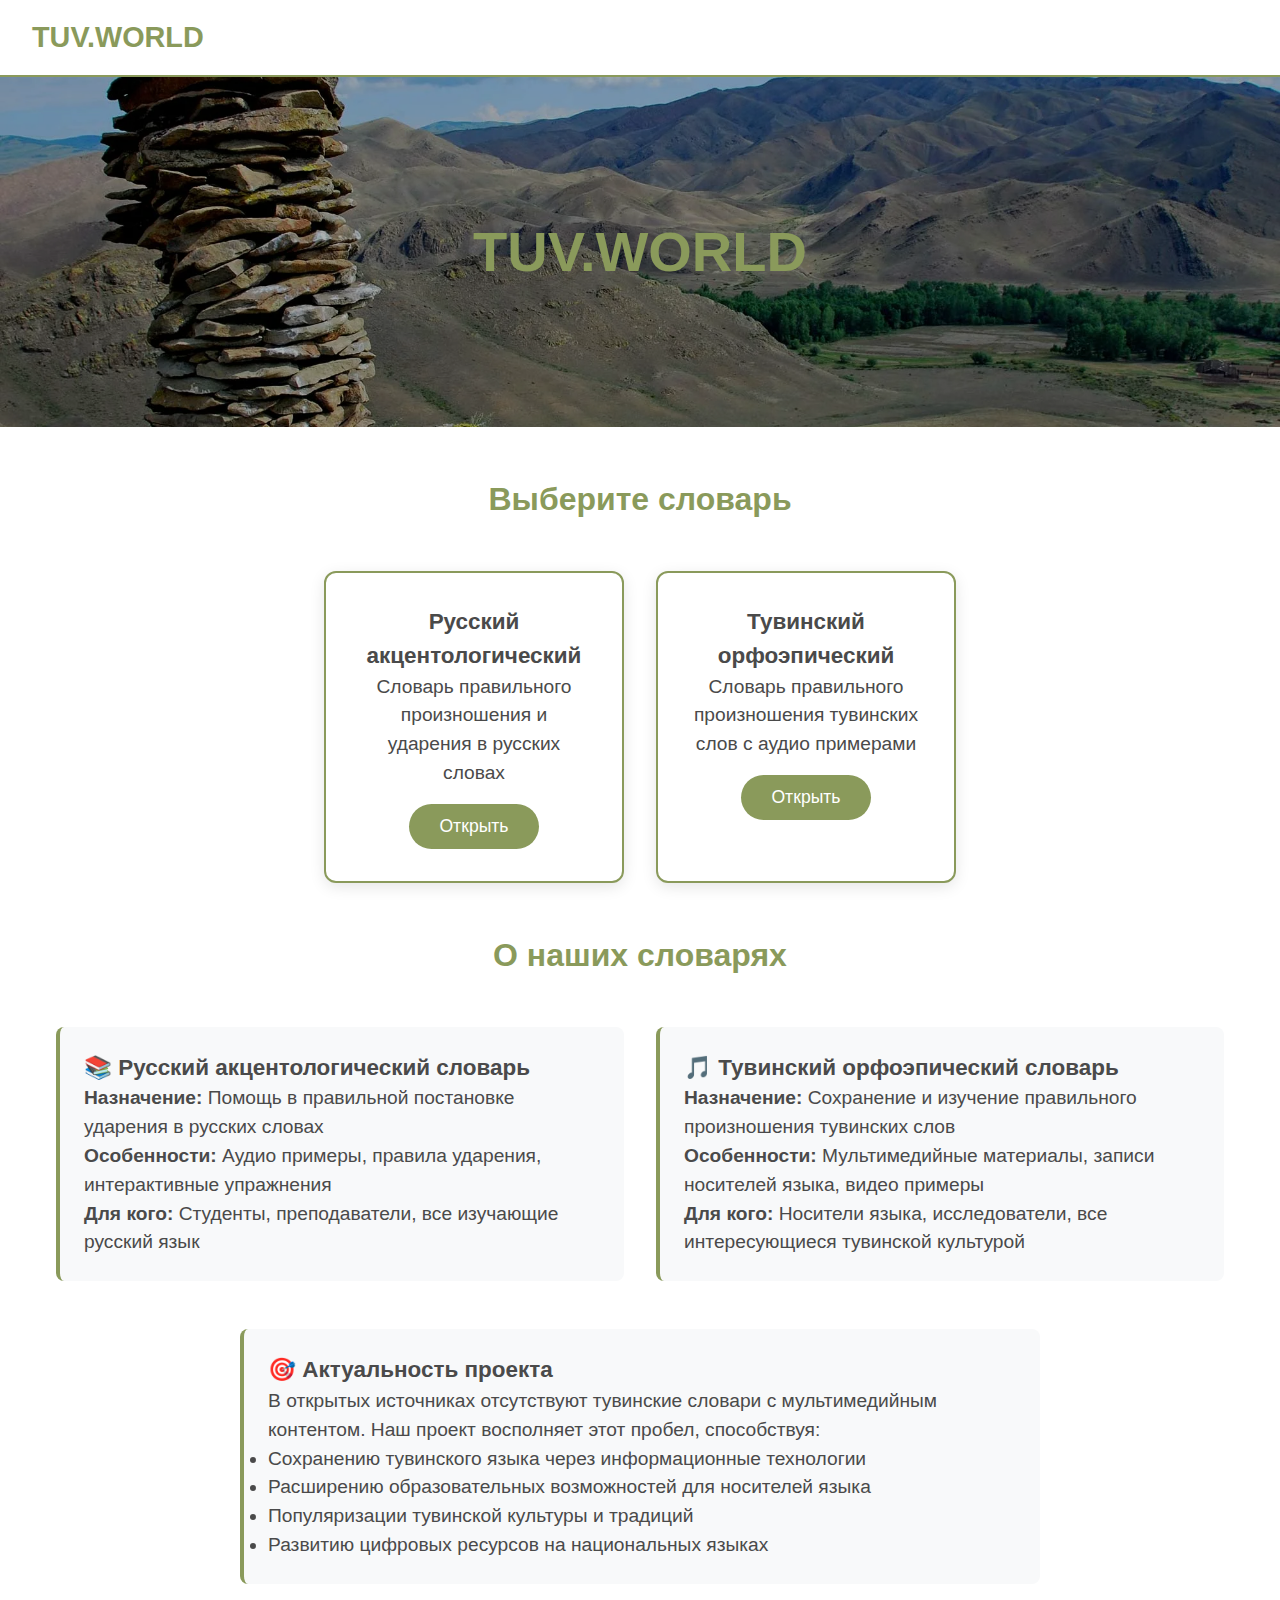
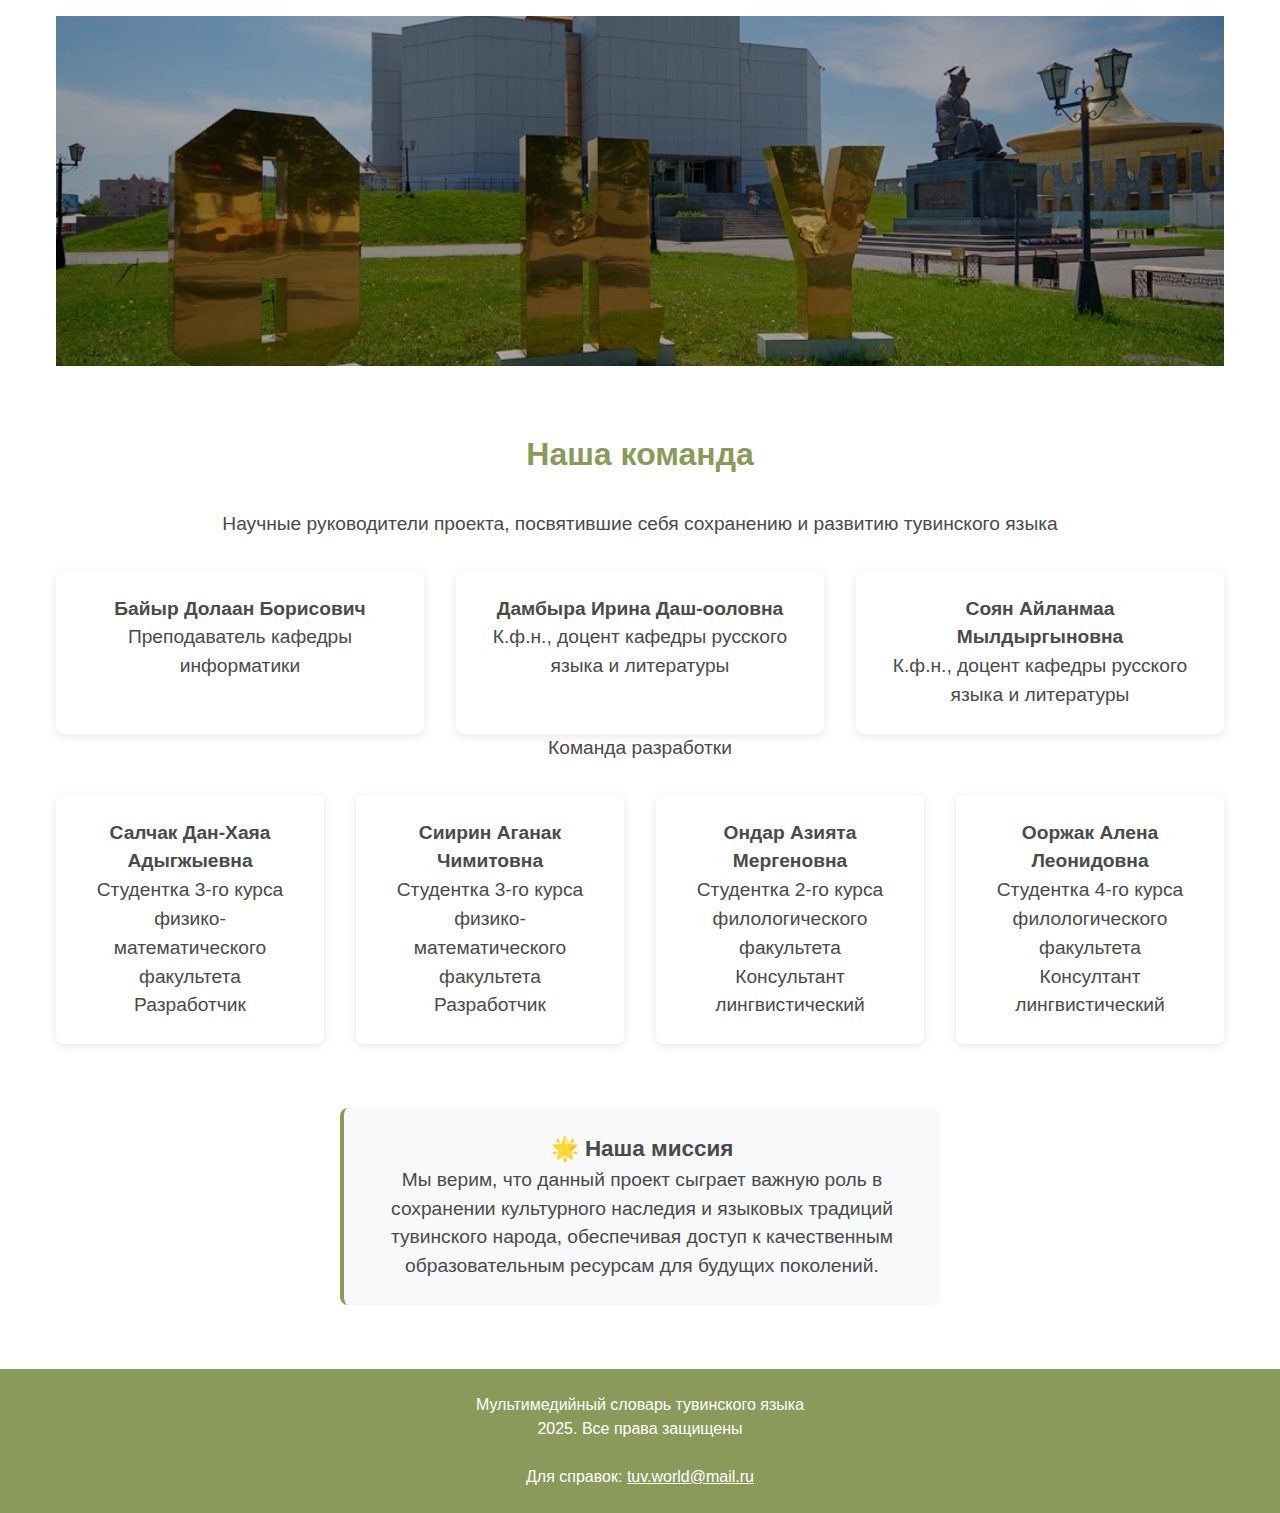
<file: index.html>
﻿<!DOCTYPE html>
<html lang="ru">
<head>
    <meta name="viewport" content="width=device-width, initial-scale=1" />
    <title>TUV.WORLD - Главная</title>
    <link rel="stylesheet" href="style/styles.css" />
</head>
<body>
    <nav class="navbar">
        <a href="index.html" class="logo">TUV.WORLD</a>
        <div class="nav-links">
        </div>
    </nav>

    <section class="hero">
        <img src="media/главная1.webp" alt="TUV.WORLD" />
        <h1>TUV.WORLD</h1>
        <p class="hero-subtitle">Мультимедийная платформа для изучения тувинского языка</p>
    </section>

    <section class="about">
        <h2 class="section-title">Выберите словарь</h2>

        <div class="dictionary-choices">
            <div class="dictionary-card">
                <h3>Русский акцентологический</h3>
                <p>Словарь правильного произношения и ударения в русских словах</p>
                <button class="dictionary-btn" onclick="location.href='СайтУдар/index rus.html'">Открыть</button>
            </div>

            <div class="dictionary-card">
                <h3>Тувинский орфоэпический</h3>
                <p>Словарь правильного произношения тувинских слов с аудио примерами</p>
                <button class="dictionary-btn" onclick="location.href='html/alphabet.html'">Открыть</button>
            </div>
        </div>

        <h2 class="section-title">О наших словарях</h2>

        <div class="info-grid">
            <div class="info-card">
                <h3>📚 Русский акцентологический словарь</h3>
                <p><strong>Назначение:</strong> Помощь в правильной постановке ударения в русских словах</p>
                <p><strong>Особенности:</strong> Аудио примеры, правила ударения, интерактивные упражнения</p>
                <p><strong>Для кого:</strong> Студенты, преподаватели, все изучающие русский язык</p>
            </div>

            <div class="info-card">
                <h3>🎵 Тувинский орфоэпический словарь</h3>
                <p><strong>Назначение:</strong> Сохранение и изучение правильного произношения тувинских слов</p>
                <p><strong>Особенности:</strong> Мультимедийные материалы, записи носителей языка, видео примеры</p>
                <p><strong>Для кого:</strong> Носители языка, исследователи, все интересующиеся тувинской культурой</p>
            </div>
        </div>

        <div class="info-card" style="max-width: 800px; margin: 2rem auto;">
            <h3>🎯 Актуальность проекта</h3>
            <p>В открытых источниках отсутствуют тувинские словари с мультимедийным контентом. Наш проект восполняет этот пробел, способствуя:</p>
            <ul>
                <li>Сохранению тувинского языка через информационные технологии</li>
                <li>Расширению образовательных возможностей для носителей языка</li>
                <li>Популяризации тувинской культуры и традиций</li>
                <li>Развитию цифровых ресурсов на национальных языках</li>
            </ul>
        </div>

        <section class="hero">
            <img src="media\главная3.webp" alt="TUV.WORLD - Мультимедийный контент" />
        </section>
        <div class="team-section">
            <h2 class="section-title">Наша команда</h2>
            <p>Научные руководители проекта, посвятившие себя сохранению и развитию тувинского языка</p>

            <div class="team-grid">
                <div class="team-member">
                    <h4>Байыр Долаан Борисович</h4>
                    <p>Преподаватель кафедры информатики</p>
                </div>

                <div class="team-member">
                    <h4>Дамбыра Ирина Даш-ооловна</h4>
                    <p>К.ф.н., доцент кафедры русского языка и литературы</p>
                </div>

                <div class="team-member">
                    <h4>Соян Айланмаа Мылдыргыновна</h4>
                    <p>К.ф.н., доцент кафедры русского языка и литературы</p>
                </div>
            </div>

            <p>Команда разработки</p>

            <div class="team-grid">
                <div class="team-member">
                    <h4>Салчак Дан-Хаяа Адыгжыевна</h4>
                    <p>Студентка 3-го курса физико-математического факультета</p>
                    <p>Разработчик</p>
                </div>

                <div class="team-member">
                    <h4>Сиирин Аганак Чимитовна</h4>
                    <p>Студентка 3-го курса физико-математического факультета</p>
                    <p>Разработчик</p>
                </div>

                <div class="team-member">
                    <h4>Ондар Азията Мергеновна</h4>
                    <p>Студентка 2-го курса филологического факультета</p>
                    <p>Консультант лингвистический</p>
                </div>

                <div class="team-member">
                    <h4>Ооржак Алена Леонидовна</h4>
                    <p>Студентка 4-го курса филологического факультета</p>
                    <p>Консултант лингвистический</p>
                </div>
            </div>
        </div>

        <div class="info-card" style="text-align: center; max-width: 600px; margin: 3rem auto;">
            <h3>🌟 Наша миссия</h3>
            <p>Мы верим, что данный проект сыграет важную роль в сохранении культурного наследия и языковых традиций тувинского народа, обеспечивая доступ к качественным образовательным ресурсам для будущих поколений.</p>
        </div>
    </section>

    <footer>
        Мультимедийный словарь тувинского языка<br />
        2025. Все права защищены<br /><br />
        Для справок: <a href="mailto:tuv.world@mail.ru" style="color: white;">tuv.world@mail.ru</a>
    </footer>
</body>
</html>
</file>
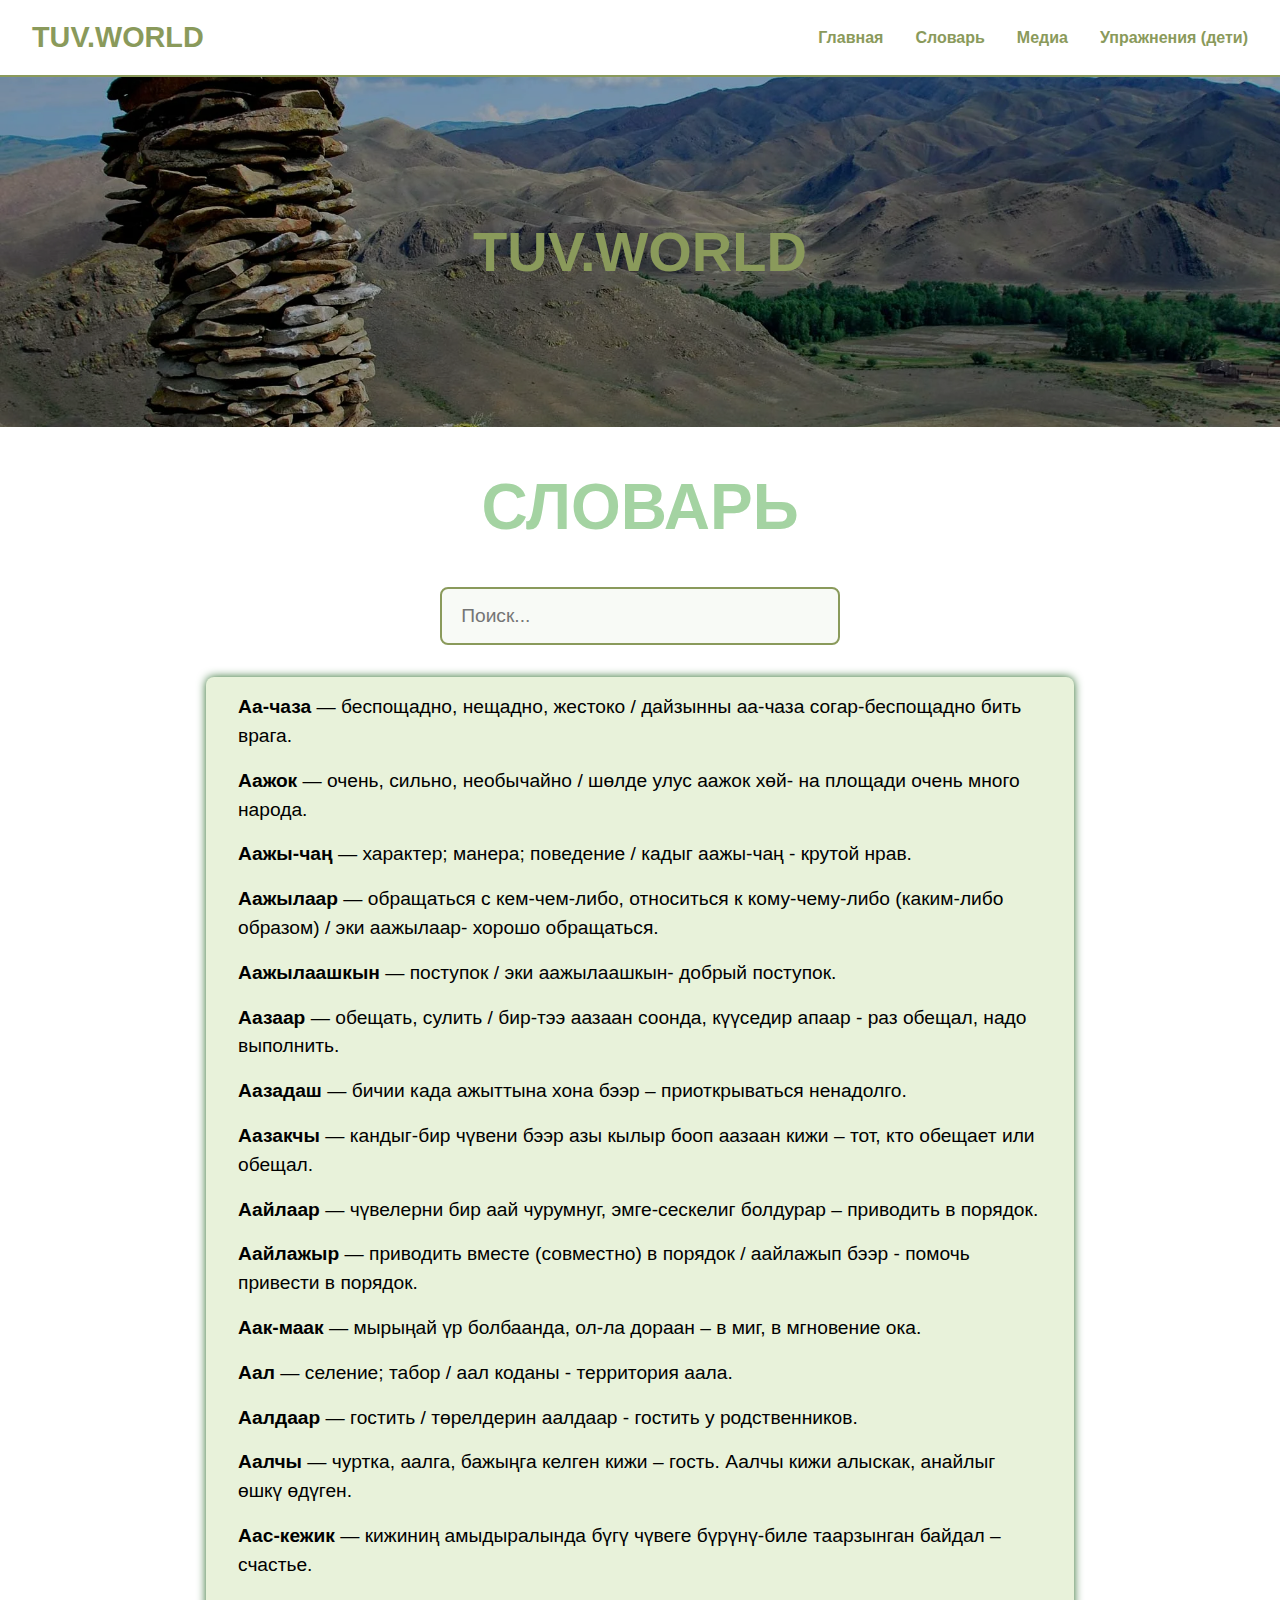
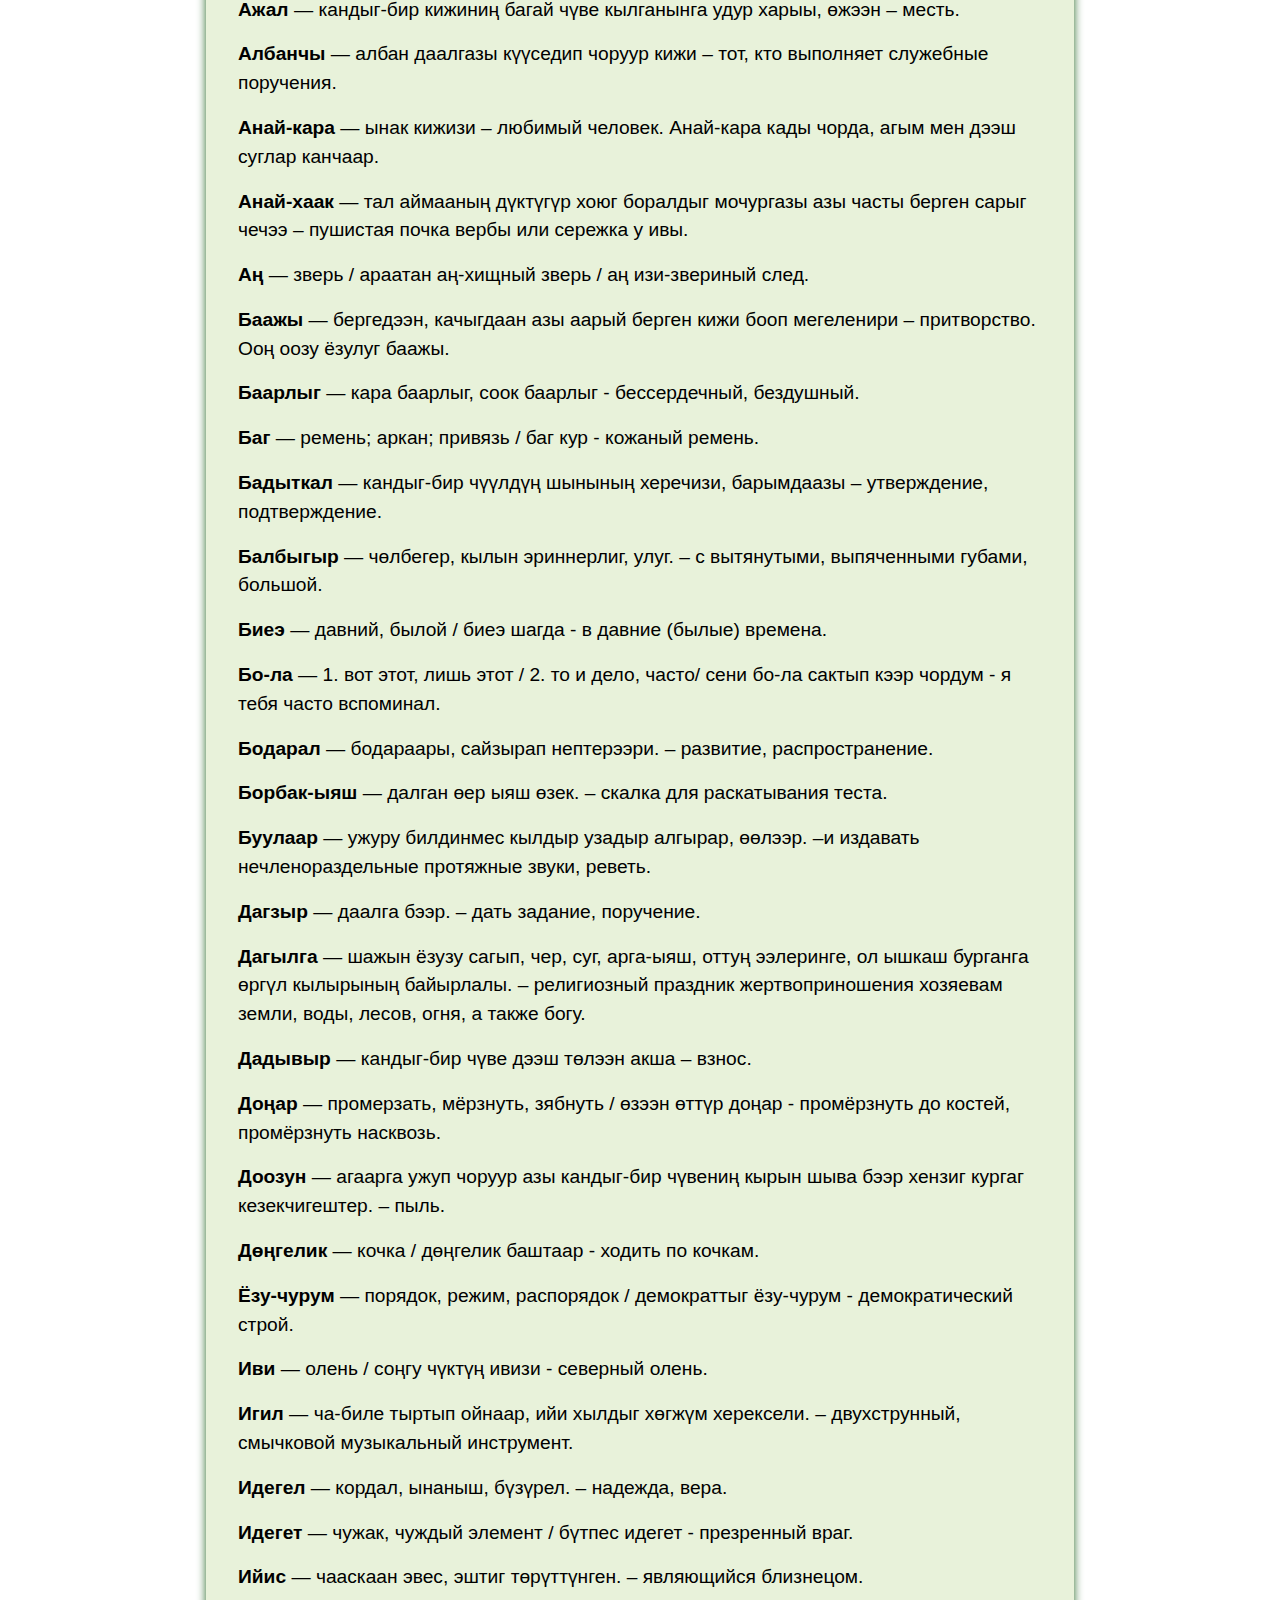
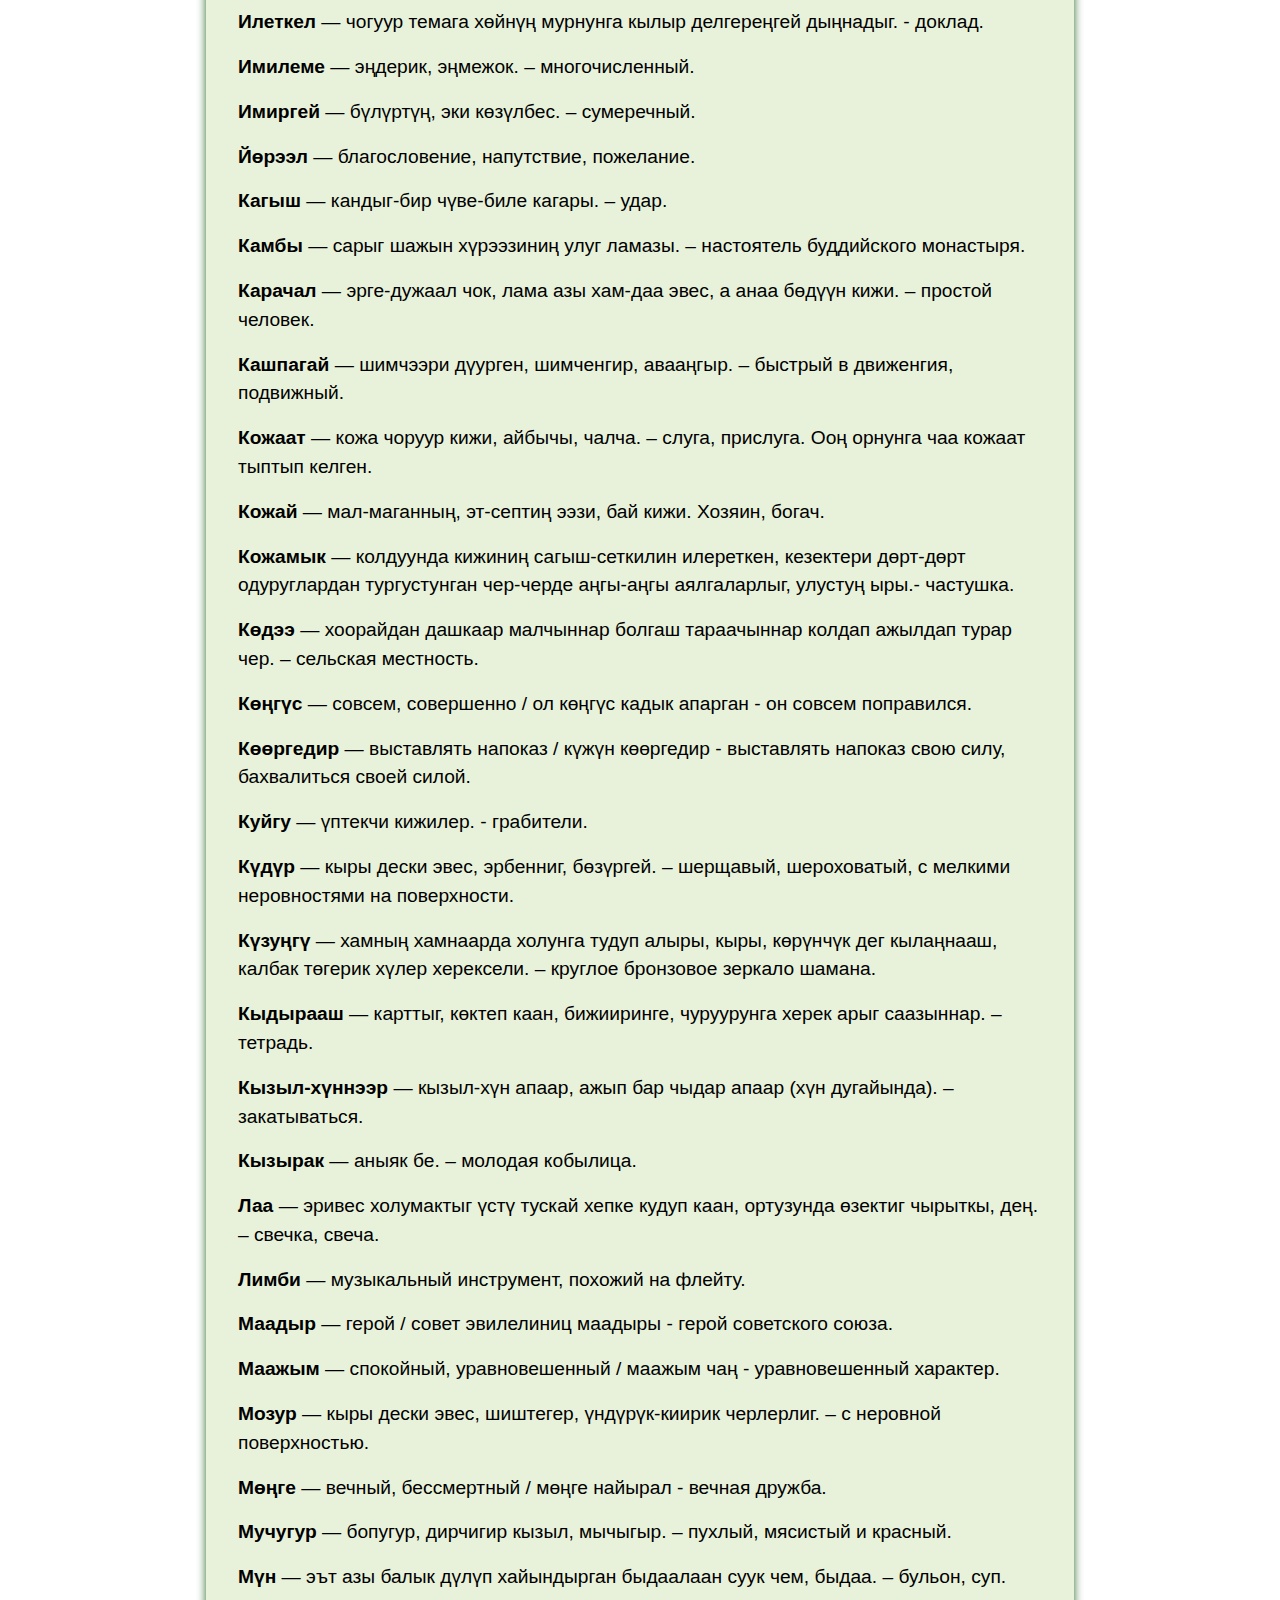
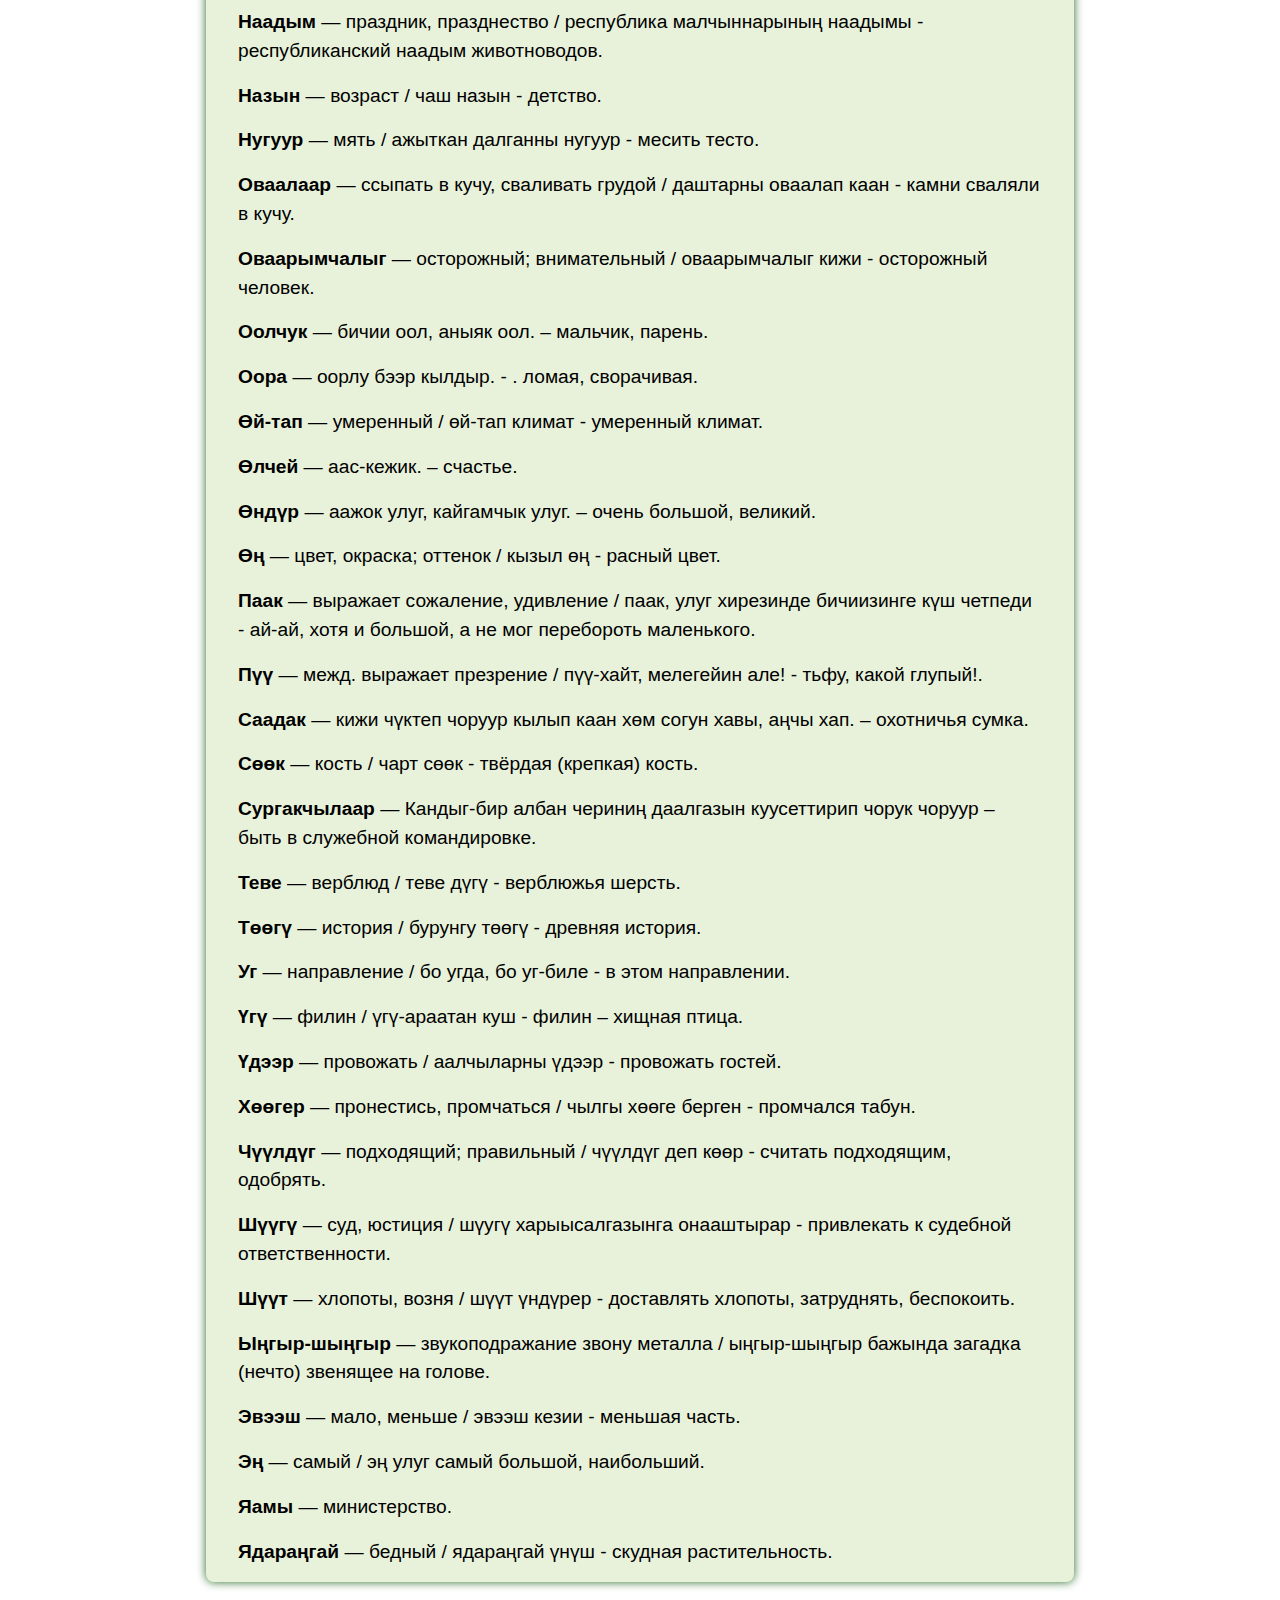
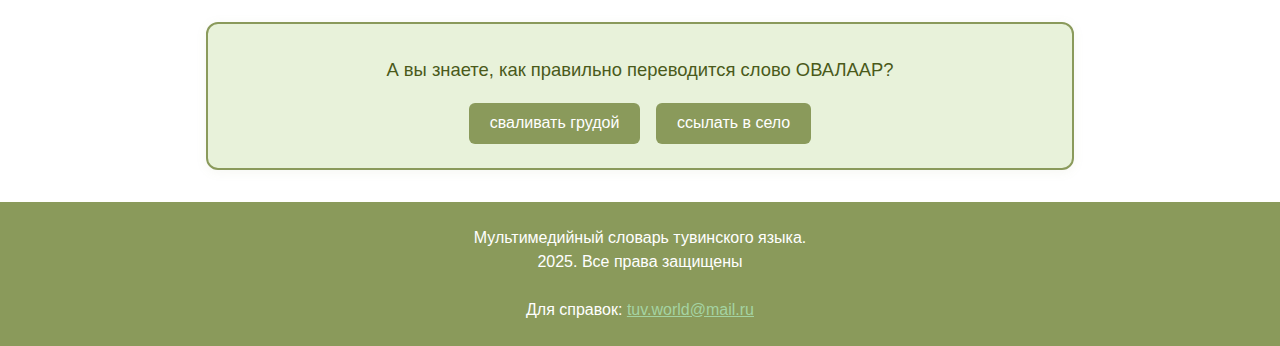
<file: html/alphabet.html>
﻿<!DOCTYPE html>
<html lang="ru">
<head>
    <meta name="viewport" content="width=device-width, initial-scale=1" />
    <meta charset="UTF-8">
    <title>TUV.WORLD - Словарь</title>
    <link rel="stylesheet" href="../style/styles.css" />
</head>
<body>
    <nav class="navbar">
        <a href="../index.html" class="logo">TUV.WORLD</a>
        <div class="nav-links">
            <a href="../index.html">Главная</a>
            <a href="alphabet.html">Cловарь</a>
            <a href="media.html">Медиа</a>
            <a href="upra.html">Упражнения (дети)</a>
        </div>
    </nav>

    <section class="hero">
        <img src="../media/главная1.webp" alt="TUV.WORLD" />
        <h1>TUV.WORLD</h1>
    </section>

    <section class="alphabet-container">
        <div class="letter-header">СЛОВАРЬ</div>

        <!-- поисковикс слов -->
        <input type="text" id="searchInput" onkeyup="search()" placeholder="Поиск..." class="searchInput">

        <!-- слова на тув -->
        <ul id="wordList" class="word-list" style="list-style: none;">
            <li onclick="showExplanation('Аң')"><b>Аң</b> — зверь / араатан аң-хищный зверь / аң изи-звериный след.</li>
            <li onclick="showExplanation('Аазадаш')"><b>Аазадаш</b> — бичии када ажыттына хона бээр – приоткрываться ненадолго.</li>
            <li onclick="showExplanation('Аазакчы')"><b>Аазакчы</b> — кандыг-бир чүвени бээр азы кылыр бооп аазаан кижи – тот, кто обещает или обещал.</li>
            <li onclick="showExplanation('Аайлаар')"><b>Аайлаар</b> — чүвелерни бир аай чурумнуг, эмге-сескелиг болдурар – приводить в порядок.</li>
            <li onclick="showExplanation('Аак-маак')"><b>Аак-маак</b> — мырыңай үр болбаанда, ол-ла дораан – в миг, в мгновение ока.</li>
            <li onclick="showExplanation('Аалчы')"><b>Аалчы</b> — чуртка, аалга, бажыңга келген кижи – гость. Аалчы кижи алыскак, анайлыг өшкү өдүген.</li>
            <li onclick="showExplanation('Аас-кежик')"><b>Аас-кежик </b> — кижиниң амыдыралында бүгү чүвеге бүрүнү-биле таарзынган байдал – счастье.</li>
            <li onclick="showExplanation('Ажал')"><b>Ажал</b> — кандыг-бир кижиниң багай чүве кылганынга удур харыы, өжээн – месть.</li>
            <li onclick="showExplanation('Албанчы')"><b>Албанчы</b> — албан даалгазы күүседип чоруур кижи – тот, кто выполняет служебные поручения.</li>
            <li onclick="showExplanation('Анай-кара')"><b>Анай-кара</b> — ынак кижизи – любимый человек. Анай-кара кады чорда, агым мен дээш суглар канчаар.</li>
            <li onclick="showExplanation('Анай-хаак')"><b>Анай-хаак </b> — тал аймааның дүктүгүр хоюг боралдыг мочургазы азы часты берген сарыг чечээ – пушистая почка вербы или сережка у ивы.</li>
            <li onclick="showExplanation('Аа-чаза')"><b>Аа-чаза</b> — беспощадно, нещадно, жестоко / дайзынны аа-чаза согар-беспощадно бить врага.</li>
            <li onclick="showExplanation('Аажок')"><b>Аажок</b> — очень, сильно, необычайно / шөлде улус аажок хөй- на площади очень много народа.</li>
            <li onclick="showExplanation('Аажылаар')"><b>Аажылаар</b> —  обращаться с кем-чем-либо, относиться к кому-чему-либо (каким-либо образом) / эки аажылаар- хорошо обращаться.</li>
            <li onclick="showExplanation('Аажылаашкын')"><b>Аажылаашкын</b> — поступок / эки аажылаашкын- добрый поступок.</li>
            <li onclick="showExplanation('Аажы-чаң')"><b>Аажы-чаң</b> — характер; манера; поведение / кадыг аажы-чаң - крутой нрав.</li>
            <li onclick="showExplanation('Аазаар')"><b>Аазаар</b> — обещать, сулить / бир-тээ аазаан соонда, күүседир апаар - раз обещал, надо выполнить.</li>
            <li onclick="showExplanation('Аайлажыр')"><b>Аайлажыр</b> — приводить вместе (совместно) в порядок / аайлажып бээр - помочь привести в порядок.</li>
            <li onclick="showExplanation('Аал')"><b>Аал</b> — селение; табор / аал коданы - территория аала.</li>
            <li onclick="showExplanation('Аалдаар')"><b>Аалдаар</b> — гостить / төрелдерин аалдаар - гостить у родственников.</li>
            <li onclick="showExplanation('Баарлыг')"><b>Баарлыг</b> —  кара баарлыг, соок баарлыг - бессердечный, бездушный.</li>
            <li onclick="showExplanation('Баг')"><b>Баг</b> — ремень; аркан; привязь / баг кур - кожаный ремень.</li>
            <li onclick="showExplanation('Баажы')"><b>Баажы</b> — бергедээн, качыгдаан азы аарый берген кижи бооп мегеленири – притворство. Ооң оозу ёзулуг баажы.</li>
            <li onclick="showExplanation('Бадыткал')"><b>Бадыткал</b> — кандыг-бир чүүлдүң шынының херечизи, барымдаазы – утверждение, подтверждение.</li>
            <li onclick="showExplanation('Балбыгыр')"><b>Балбыгыр</b> — чөлбегер, кылын эриннерлиг, улуг. – с вытянутыми, выпяченными губами, большой.</li>
            <li onclick="showExplanation('Бодарал')"><b>Бодарал</b> — бодараары, сайзырап нептерээри. – развитие, распространение.</li>
            <li onclick="showExplanation('Борбак-ыяш')"><b>Борбак-ыяш</b> — далган өер ыяш өзек. – скалка для раскатывания теста.</li>
            <li onclick="showExplanation('Буулаар')"><b>Буулаар</b> — ужуру билдинмес кылдыр узадыр алгырар, өөлээр.  –и издавать нечленораздельные протяжные звуки, реветь.</li>
            <li onclick="showExplanation('Биеэ')"><b>Биеэ</b> — давний, былой / биеэ шагда - в давние (былые) времена.</li>
            <li onclick="showExplanation('Бо-ла')"><b>Бо-ла</b> — 1. вот этот, лишь этот / 2. то и дело, часто/  сени бо-ла сактып кээр чордум - я тебя часто вспоминал.</li>
            <li onclick="showExplanation('Дөңгелик')"><b>Дөңгелик</b> — кочка / дөңгелик баштаар - ходить по кочкам.</li>
            <li onclick="showExplanation('Дагзыр')"><b>Дагзыр</b> — даалга бээр. – дать задание, поручение.</li>
            <li onclick="showExplanation('Дагылга')"><b>Дагылга</b> — шажын ёзузу сагып, чер, суг, арга-ыяш, оттуң ээлеринге, ол ышкаш бурганга өргүл кылырының байырлалы. – религиозный праздник жертвоприношения хозяевам земли, воды, лесов, огня, а также богу.</li>
            <li onclick="showExplanation('Дадывыр')"><b>Дадывыр</b> — кандыг-бир чүве дээш төлээн акша – взнос.</li>
            <li onclick="showExplanation('Доозун')"><b>Доозун</b> — агаарга ужуп чоруур азы кандыг-бир чүвениң кырын шыва бээр хензиг кургаг кезекчигештер. – пыль.</li>
            <li onclick="showExplanation('Доңар')"><b>Доңар</b> — промерзать, мёрзнуть, зябнуть / өзээн өттүр доңар - промёрзнуть до костей, промёрзнуть насквозь.</li>
            <li onclick="showExplanation('Ёзу-чурум')"><b>Ёзу-чурум</b> — порядок, режим, распорядок / демократтыг ёзу-чурум - демократический строй.</li>
            <li onclick="showExplanation('Иви')"><b>Иви</b> — олень / соңгу чүктүң ивизи - северный олень.</li>
            <li onclick="showExplanation('Игил')"><b>Игил</b> — ча-биле тыртып ойнаар, ийи хылдыг хөгжүм херексели. – двухструнный, смычковой музыкальный инструмент.</li>
            <li onclick="showExplanation('Идегел')"><b>Идегел</b> — кордал, ынаныш, бүзүрел.  – надежда, вера.</li>
            <li onclick="showExplanation('Ийис')"><b>Ийис</b> — чааскаан эвес, эштиг төрүттүнген. – являющийся близнецом.</li>
            <li onclick="showExplanation('Илеткел')"><b>Илеткел</b> — чогуур темага хөйнүң мурнунга кылыр делгереңгей  дыңнадыг. - доклад.</li>
            <li onclick="showExplanation('Имилеме')"><b>Имилеме</b> — эңдерик, эңмежок. – многочисленный.</li>
            <li onclick="showExplanation('Имиргей')"><b>Имиргей</b> — бүлүртүң, эки көзүлбес. – сумеречный.</li>
            <li onclick="showExplanation('Идегет')"><b>Идегет</b> — чужак, чуждый элемент / бүтпес идегет - презренный враг.</li>
            <li onclick="showExplanation('Йөрээл')"><b>Йөрээл</b> — благословение, напутствие, пожелание.</li>
            <li onclick="showExplanation('Кагыш')"><b>Кагыш</b> — кандыг-бир чүве-биле кагары. – удар.</li>
            <li onclick="showExplanation('Камбы')"><b>Камбы</b> — сарыг шажын хүрээзиниң улуг ламазы. – настоятель буддийского монастыря.</li>
            <li onclick="showExplanation('Карачал')"><b>Карачал</b> — эрге-дужаал чок, лама азы хам-даа эвес, а анаа бөдүүн кижи. – простой человек.</li>
            <li onclick="showExplanation('Кашпагай')"><b>Кашпагай</b> — шимчээри дүурген, шимченгир, авааңгыр. – быстрый в движенгия, подвижный.</li>
            <li onclick="showExplanation('Кожаат')"><b>Кожаат</b> — кожа чоруур кижи, айбычы, чалча. – слуга, прислуга. Ооң орнунга чаа кожаат тыптып келген.</li>
            <li onclick="showExplanation('Кожамык')"><b>Кожамык</b> — колдуунда кижиниң сагыш-сеткилин илереткен, кезектери дөрт-дөрт одуруглардан тургустунган чер-черде аңгы-аңгы аялгаларлыг, улустуң ыры.- частушка.</li>
            <li onclick="showExplanation('Кожай')"><b>Кожай</b> — мал-маганның, эт-септиң ээзи, бай кижи. Хозяин, богач.</li>
            <li onclick="showExplanation('Көдээ')"><b>Көдээ</b> — хоорайдан дашкаар малчыннар болгаш тараачыннар колдап ажылдап турар чер. – сельская местность.</li>
            <li onclick="showExplanation('Куйгу')"><b>Куйгу</b> — үптекчи кижилер. - грабители.</li>
            <li onclick="showExplanation('Кызыл-хүннээр')"><b>Кызыл-хүннээр</b> — кызыл-хүн апаар, ажып бар чыдар апаар (хүн дугайында). – закатываться.</li>
            <li onclick="showExplanation('Кызырак')"><b>Кызырак</b> — аныяк бе. – молодая кобылица.</li>
            <li onclick="showExplanation('Күдүр')"><b>Күдүр</b> — кыры дески эвес, эрбенниг, бөзүргей. – шерщавый, шероховатый, с мелкими неровностями на поверхности.</li>
            <li onclick="showExplanation('Күзуңгү')"><b>Күзуңгү</b> — хамның хамнаарда холунга тудуп алыры, кыры, көрүнчүк дег кылаңнааш, калбак төгерик хүлер херексели. – круглое бронзовое зеркало шамана.</li>
            <li onclick="showExplanation('Кыдырааш')"><b>Кыдырааш</b> — карттыг, көктеп каан, бижииринге, чуруурунга херек арыг саазыннар. – тетрадь.</li>
            <li onclick="showExplanation('Көңгүс')"><b>Көңгүс</b> — совсем, совершенно / ол көңгүс кадык апарган - он совсем поправился.</li>
            <li onclick="showExplanation('Көөргедир')"><b>Көөргедир</b> — выставлять напоказ / күжүн көөргедир - выставлять напоказ свою силу, бахвалиться своей силой.</li>
            <li onclick="showExplanation('Лимби')"><b>Лимби</b> — музыкальный инструмент, похожий на флейту.</li>
            <li onclick="showExplanation('Лаа')"><b>Лаа</b> — эривес холумактыг үстү тускай хепке кудуп каан, ортузунда өзектиг чырыткы, дең. – свечка, свеча.</li>
            <li onclick="showExplanation('Мөңге')"><b>Мөңге</b> — вечный, бессмертный / мөңге найырал - вечная дружба.</li>
            <li onclick="showExplanation('Мозур')"><b>Мозур</b> — кыры дески эвес, шиштегер, үндүрүк-киирик черлерлиг. – с неровной поверхностью.</li>
            <li onclick="showExplanation('Мүн')"><b>Мүн</b> — эът азы балык дүлүп хайындырган быдаалаан суук чем, быдаа. – бульон, суп.</li>
            <li onclick="showExplanation('Мучугур')"><b>Мучугур</b> — бопугур, дирчигир кызыл, мычыгыр. – пухлый, мясистый и красный.</li>
            <li onclick="showExplanation('Маадыр')"><b>Маадыр</b> — герой / совет эвилелиниц маадыры - герой советского союза.</li>
            <li onclick="showExplanation('Маажым')"><b>Маажым</b> — спокойный, уравновешенный / маажым чаң - уравновешенный характер.</li>
            <li onclick="showExplanation('Наадым')"><b>Наадым</b> — праздник, празднество / республика малчыннарының наадымы - республиканский наадым животноводов.</li>
            <li onclick="showExplanation('Назын')"><b>Назын</b> — возраст / чаш назын - детство.</li>
            <li onclick="showExplanation('Нугуур')"><b>Нугуур</b> — мять / ажыткан далганны нугуур - месить тесто.</li>
            <li onclick="showExplanation('Оваалаар')"><b>Оваалаар</b> — ссыпать в кучу, сваливать грудой / даштарны оваалап каан - камни сваляли в кучу.</li>
            <li onclick="showExplanation('Оваарымчалыг')"><b>Оваарымчалыг</b> — осторожный; внимательный / оваарымчалыг кижи - осторожный человек.</li>
            <li onclick="showExplanation('Оолчук')"><b>Оолчук</b> — бичии оол, аныяк оол. – мальчик, парень.</li>
            <li onclick="showExplanation('Оора')"><b>Оора</b> — оорлу бээр кылдыр. - . ломая, сворачивая.</li>
            <li onclick="showExplanation('Өлчей')"><b>Өлчей</b> — аас-кежик. – счастье.</li>
            <li onclick="showExplanation('Өндүр')"><b>Өндүр</b> — аажок улуг, кайгамчык улуг. – очень большой, великий.</li>
            <li onclick="showExplanation('Өң')"><b>Өң</b> — цвет, окраска; оттенок / кызыл өң - расный цвет.</li>
            <li onclick="showExplanation('Өй-тап')"><b>Өй-тап</b> — умеренный / өй-тап климат - умеренный климат.</li>
            <li onclick="showExplanation('Пүү')"><b>Пүү</b> — межд. выражает презрение / пүү-хайт, мелегейин але! - тьфу, какой глупый!.</li>
            <li onclick="showExplanation('Паак')"><b>Паак</b> — выражает сожаление, удивление / паак, улуг хирезинде бичиизинге күш четпеди - ай-ай, хотя и большой, а не мог перебороть маленького.</li>
            <li onclick="showExplanation('Сөөк')"><b>Сөөк</b> — кость / чарт сөөк - твёрдая (крепкая) кость.</li>
            <li onclick="showExplanation('Саадак')"><b>Саадак</b> — кижи чүктеп чоруур кылып каан хөм согун хавы, аңчы хап. – охотничья сумка.</li>
            <li onclick="showExplanation('Сургакчылаар')"><b>Сургакчылаар</b> — Кандыг-бир албан чериниң даалгазын куусеттирип чорук чоруур – быть  в служебной командировке.</li>
            <li onclick="showExplanation('Төөгү')"><b>Төөгү</b> — история / бурунгу төөгү - древняя история.</li>
            <li onclick="showExplanation('Теве')"><b>Теве</b> — верблюд / теве дүгү - верблюжья шерсть.</li>
            <li onclick="showExplanation('Үдээр')"><b>Үдээр</b> — провожать / аалчыларны үдээр - провожать гостей.</li>
            <li onclick="showExplanation('Уг')"><b>Уг</b> — направление / бо угда, бо уг-биле - в этом направлении.</li>
            <li onclick="showExplanation('Үгү')"><b>Үгү</b> — филин / үгү-араатан куш - филин – хищная птица.</li>
            <li onclick="showExplanation('Хөөгер')"><b>Хөөгер</b> — пронестись, промчаться / чылгы хөөге берген - промчался табун.</li>
            <li onclick="showExplanation('Чүүлдүг')"><b>Чүүлдүг</b> — подходящий; правильный / чүүлдүг деп көөр - считать подходящим, одобрять.</li>
            <li onclick="showExplanation('Шүүгү')"><b>Шүүгү</b> — суд, юстиция / шүугү харыысалгазынга онааштырар - привлекать к судебной ответственности.</li>
            <li onclick="showExplanation('Шүүт')"><b>Шүүт</b> — хлопоты, возня / шүүт үндүрер - доставлять хлопоты, затруднять, беспокоить.</li>
            <li onclick="showExplanation('Ыңгыр-шыңгыр')"><b>Ыңгыр-шыңгыр</b> — звукоподражание звону металла / ыңгыр-шыңгыр бажында загадка (нечто) звенящее на голове.</li>
            <li onclick="showExplanation('Эң')"><b>Эң</b> — самый / эң улуг самый большой, наибольший.</li>
            <li onclick="showExplanation('Эвээш')"><b>Эвээш</b> — мало, меньше / эвээш кезии - меньшая часть.</li>
            <li onclick="showExplanation('Яамы')"><b>Яамы</b> — министерство.</li>
            <li onclick="showExplanation('Ядараңгай')"><b>Ядараңгай</b> — бедный / ядараңгай үнүш - скудная растительность.</li>
        </ul>

        <!-- окно выскакивающее -->
        <div id="explanationModal" class="modal" style="display:none; position:fixed; left:0; top:0; width:100vw; height:100vh; background:rgba(0,0,0,0.3); align-items:center; justify-content:center;">
            <div class="modal-content" style="background:white; color:#8A9A5B; padding:2rem; border-radius:8px; max-width:400px; margin:auto; position:relative;">
                <span class="close" onclick="closeExplanationModal()" style="position:absolute; right:1rem; top:1rem; cursor:pointer; font-size:1.5rem;">&times;</span>
                <p id="explanationText">Пояснение по выбранному слову</p>
                <!-- Добавленный аудиоплеер -->
                <audio id="explanationAudio" controls style="width:100%; margin-top:1rem; display:none;">
                    Ваш браузер не поддерживает аудио элемент.
                </audio>
            </div>
        </div>

        <!-- часть с викториной -->
        <div class="quiz">
            <p id="question">Вопрос: А вы знаете, как правильно выставить ударение в слове <b>ЕРЕТИК</b>?</p>
            <div id="answerOptions">
                <button onclick="checkAnswer('correct', 'новое слово 1')">Вариант ответа 1</button>
                <span style="margin:0 1rem;">или</span>
                <button onclick="checkAnswer('incorrect', 'новое слово 2')">Вариант ответа 2</button>
            </div>
        </div>
        <div id="result" style="margin-top:1rem;"></div>
    </section>

    <footer>
        Мультимедийный словарь тувинского языка.<br />
        2025. Все права защищены<br /><br />
        Для справок: <a href="mailto:tuv.world@mail.ru" style="color:#a4d3a2;">tuv.world@mail.ru</a>
    </footer>

    <script>
        // поиск слов без учета регистра скрипт
        function search() {
            let input = document.getElementById('searchInput').value.toLowerCase();
            let items = document.querySelectorAll('#wordList li');
            items.forEach(function (li) {
                let word = li.innerText.toLowerCase();
                li.style.display = word.includes(input) ? '' : 'none';
            });
        }

        // окно выскакивающее скрипт
        function showExplanation(word) {
            document.getElementById('explanationText').innerText = getExplanation(word);

            // Добавление аудио
            const audioElement = document.getElementById('explanationAudio');
            const audioSrc = getAudioSource(word);

            if (audioSrc) {
                audioElement.src = audioSrc;
                audioElement.style.display = 'block';
            } else {
                audioElement.style.display = 'none';
            }

            document.getElementById('explanationModal').style.display = 'flex';
        }

        function closeExplanationModal() {
            document.getElementById('explanationModal').style.display = 'none';
            // Останавливаем аудио при закрытии
            const audioElement = document.getElementById('explanationAudio');
            audioElement.pause();
            audioElement.currentTime = 0;
        }

        function getExplanation(word) {
            const wordExplanations = {
                "Аа-чаза": "Дайзынны аа-чаза согар - Беспощадно бить врага.",
                "Аажок": "Ол уруг диизинге аажок ынак - Эта девочка очень любит своего кота.",
                "Аажы-чаң": "Аажы-чаңы дыка берге - характер очень сложный.",
                "Аажылаар": "Кырган-авам меңээ эки аажылаар - Бабушкахорошо со мной обращается.",
                "Аажылаашкын": "Кайгал-оол эки аажылаашкын кылган - Кайгал-оол совершил хороший поступок.",
                "Аазаар": "Авамга бо улдуңда эки демдектер аазаан мен - Я маме обещал хорошие оценки в этой четверти.",
                "Аайлажыр": "Дуун акымны бажын иштин аайлажыр кылдыр диледим - Вчера попросила брата помочь прибраться по дому.",
                "Аал": "Аалдыг мен - У меня есть селение.",
                "Аалдар": "Силерже аалдап чедер бис албан - Мы обязательно придем гостить к вам.",
                "Үгү": "Кежээ үгү көрдум - Вечером видел(а) филина.",
                "Аң": "Тайгада аңнар халчып турар - В тайге бегают звери.",
                "Баарлыг": "Кара баарлыг кижи дир - Бессердечный этот человек.",
                "Баг": "Кара баг курну шарып ал - Завяжи черный кожаный ремень.",
                "Биеэ": "Биеэ шагда бижээн төөгү - История, написанная в былые времена.",
                "Бо-ла": "Бо-ла башка кирер состер - Слова, что часто приходят в голову.",
                "Доңар": "Доңар эвес бис, чоруулуңар - Не будем же мы мерзнуть, уходим.",
                "Ёзу-чурум": "Школага ёзу-чурум үревес! - В школе порядок не рушим!.",
                "Иви": "Ивилер дыка чараш - Олени очень красивые.",
                "Назын": "Чаш назыннымда Тээлиге дыштаныр чораан мен - Я в детстве отдыхал в Тээли.",
                "Маадыр": "Тываның маадыры - Герой Тувы.",
                //
                "Аазадаш": "Өгнүң эжии аазадаш кылынды.",
                "Аазакчы": "Ыяш чарып бээр болган аазакчым үнгеш, чиде берди…",
                "Аайлаар": "Кээримге, уруглар бажың ишти аайлаан, аштаан, чугдунган тур.",
                "Аак-маак": "Аак-маак четпээнде аг-шериг хаанның инек сүрүүн бөле шаап экеп-тир эвеспе (тоолдан).",
                "Аалчы": "Аалчы кижи алыскак, анайлыг өшкү өдүген.",
                "Аас-кежик": "Кижилер аас-кежикке чаңчыга берип болур.",
                "Ажал": "Иениң ажалын чүгле кускун оглу чандырган деп легенда бар.",
                "Албанчы": "Бо албанчының ажылы хөй.",
                "Анай-кара": "Анай-кара кады чорда, агым мен дээш суглар канчаар.",
                "Анай-хаак": "НЕТ",//нет комментария
                "Баажы": "Ооң оозу ёзулуг баажы.",
                "Бадыткал": "Ол болза ооң ынакшылының  бадыткалы.",
                "Балбыгыр": "Балбыгыр аксындан чугаа үнмээди.",
                "Бодарал": "Чаяакчы күш бодаралы.",
                "Борбак-ыяш": "Далган өйүп турган борбак-ыяжы-биле сопту.",
                "Буулаар": "Ооң буулаан ыыдындан шылай берген.",
                "Дагзыр": "Акым мени бо-ла дагзыр чораан.",
                "Дагылга": "НЕТ",//нет комментария
                "Дадывыр": "Оюн ойнаарда баштай дадывыр бээр.",
                "Доозун": "Бичии-ле доозун сомазы көзүлзе, согуй кааптар.",
                "Игил": "Ачам игил садып берген.",
                "Идегел": "Идегелди чаалап алыр.",
                "Ийис": "Мээң ийис эштерим бар.",
                "Илеткел": "Эртенги кичээлге илеткел кылып олур бис.",
                "Имилеме": "Имилеме ажы-төл.",
                "Имиргей": "Имиргей деп чүвезин.",
                "Кагыш": "Селеме кагыжындан артып калган ис.",
                "Камбы": "Даарта камбыга ужуражыр мен.",
                "Карачал": "Авам мени карачал кижиге деңнеди.",
                "Кашпагай": "Ол кашпагай болгаш, ажылды дораан доозуптую.",
                "Сургакчылаар": "Ол өске кожуунче сургакчылаар дээш чорупту.",
                "Кожаат": "Ооң орнунга чаа кожаат тыптып келген.",
                "Кожамык": "Ол меңээ кожамык ырлап берген. ",
                "Кожай": "Мээң өгбелерим кожай улус чораан.",
                "Көдээ": "Ак-кыс көдээден чедип келген.",
                "Куйгу": "Бир дүне куйгу хоюм уптеп алгаш барып-тыр.",
                "Кызыл-хүннээр": "Чайгы сарыг үн кызыл-хүннеп чыдыр.",
                "Кызырак": "Эмдик кызырак өөредип тур акым.",
                "Лаа": "Кежээ авам лаа кыссып каан.",
                "Саадак": "Ачам саадаан чүктеп алгаш тайгаже углады.",
                "Күдүр": "Ооң адыштарының ишти күдүр кара.",
                "Күзуңгү": "Хам кижи күзүнгүзүн сонуургадып көргүскен.",
                "Кыдырааш": "Эжимден кыдырааш дилеп алдым.",
                "Мозур": "Мозур хая кырында кылаштап чор бис.",
                "Мүн": "Авам  эъттиг мүн кудуп берди.",
                "Мучугур": "Ооң шырайы мучугур деп эскерген мен.",
                "Оолчук": "Ол оолчук оожум чугааланган.",
                "Оора": "Тооруктарны оора тыртып, черже бадырып турган.",
                "Өлчей": "Ам силерге өлчей хайырлаар.",
                "Өндүр": "Улустуң эң-не өндүр  күзелдери бүдүуп турган."
            };
            return wordExplanations[word/*.toLowerCase()*/] || "Объяснение для этого слова отсутствует";
        }

        // Функция для получения пути к аудиофайлу
        function getAudioSource(word) {
            const audioSources = {
                "Аа-чаза": "media/аа-чаза.ogg",
                "Аажок": "media/аажок.ogg",
                "Аажы-чаң": "media/аажы-чаң.ogg",
                "Аажылаар": "media/аажылаар.ogg",
                "Аажылаашкын": "media/аажылаашкын.ogg",
                "Аазаар": "media/аазаар.ogg",
                "Аайлажыр": "media/аайлажыр.ogg",
                "Аал": "media/аал.ogg",
                "Аалдар": "media/аалдар.ogg",
                "Үгү": "media/үгү.ogg",
                "Аң": "media/аң.ogg",
                "Баарлыг": "media/баарлыг.ogg",
                "Баг": "media/баг.ogg",
                "Биеэ": "media/биеэ.ogg",
                "Бо-ла": "media/бо-ла.ogg",
                "Доңар": "media/доңар.ogg",
                "Ёзу-чурум": "media/ёзу-чурум.ogg",
                "Иви": "media/иви.ogg",
                "Назын": "media/назын.ogg",
                "Маадыр": "media/маадыр.ogg",
                //
                "Аазадаш": "media/гс1.mp3",
                "Аазакчы": "media/гс2.mp3",
                "Аайлаар": "media/гс3.mp3",
                "Аак-маак": "media/гс4.mp3",
                "Аалчы": "media/гс5.mp3",
                "Аас-кежик": "media/гс6.mp3",
                "Ажал": "media/гс7.mp3",
                "Албанчы": "media/гс8.mp3",
                "Анай-кара": "media/гс9.mp3",
                "Анай-хаак": "media/гс10.mp3",
                "Баажы": "media/гс11.mp3",
                "Бадыткал": "media/гс12.mp3",
                "Балбыгыр": "media/гс13.mp3",
                "Бодарал": "media/гс14.mp3",
                "Борбак-ыяш": "media/гс15.mp3",
                "Буулаар": "media/гс16.mp3",
                "Дагзыр": "media/гс17.mp3",
                "Дагылга": "media/гс18.mp3",
                "Дадывыр": "media/гс19.mp3",
                "Доозун": "media/гс20.mp3",
                "Игил": "media/гс21.mp3",
                "Идегел": "media/гс22.mp3",
                "Ийис": "media/гс23.mp3",
                "Илеткел": "media/гс24.mp3",
                "Имилеме": "media/гс25.mp3",
                "Имиргей": "media/гс26.mp3",
                "Кагыш": "media/гс27.mp3",
                "Камбы": "media/гс28.mp3",
                "Карачал": "media/гс29.mp3",
                "Кашпагай": "media/гс30.mp3",
                "Сургакчылаар": "media/гс31.mp3",
                "Кожаат": "media/гс32.mp3",
                "Кожамык": "media/гс33.mp3",
                "Кожай": "media/гс34.mp3",
                "Көдээ": "media/гс35.mp3",
                "Куйгу": "media/гс36.mp3",
                "Кызыл-хүннээр": "media/гс37.mp3",
                "Кызырак": "media/гс38.mp3",
                "Лаа": "media/гс39.mp3",
                "Саадак": "media/гс40.mp3",
                "Күдүр": "media/гс41.mp3",
                "Күзуңгү": "media/гс42.mp3",
                "Кыдырааш": "media/гс43.mp3",
                "Мозур": "media/гс44.mp3",
                "Мүн": "media/гс45.mp3",
                "Мучугур": "media/гс46.mp3",
                "Оолчук": "media/гс47.mp3",
                "Оора": "media/гс48.mp3",
                "Өлчей": "media/гс49.mp3",
                "Өндүр": "media/гс50.mp3"
            };
            return audioSources[word/*.toLowerCase()*/] || "";
        }

        // сортировка слов по алфавиту при загрузке
        function sortWordsAlphabetically() {
            var wordList = document.getElementById("wordList");
            var words = Array.from(wordList.getElementsByTagName("li"));
            words.sort(function (a, b) {
                return a.textContent.localeCompare(b.textContent);
            });
            // чистка списка доавбление отсортированных слов
            wordList.innerHTML = "";
            words.forEach(function (li) {
                wordList.appendChild(li);
            });
        }

        // сама викторина вопросы ответы прав вариант
        let questions = [
            {
                question: "А вы знаете, как правильно переводится слово ОВАЛААР?",
                answers: ["сваливать грудой", "ссылать в село"],
                correct: "сваливать грудой"
            },
            {
                question: "А вы знаете, как правильно переводится слово ИВИ?",
                answers: ["олень", "бык"],
                correct: "олень"
            },
            {
                question: "А вы знаете, как правильно переводится слово НААДЫМ?",
                answers: ["праздник", "концерт"],
                correct: "праздник"
            },
            {
                question: "А вы знаете, как правильно переводится слово ИДЕГЕТ?",
                answers: ["надежда", "чужак"],
                correct: "чужак"
            },
            {
                question: "А вы знаете, как правильно переводится слово ААЗААР?",
                answers: ["сулить", "обманывать"],
                correct: "сулить"
            },
            {
                question: "А вы знаете, как правильно переводится слово БААРЛЫГ?",
                answers: ["бездушный", "добрый"],
                correct: "бездушный"
            },
            {
                question: "А вы знаете, как правильно переводится слово БАГ?",
                answers: ["багаж", "ремень"],
                correct: "ремень"
            },
            {
                question: "А вы знаете, как правильно переводится слово ААЖОК?",
                answers: ["провод", "сильно"],
                correct: "сильно"
            },
            {
                question: "А вы знаете, как правильно переводится слово ААЛ?",
                answers: ["мальчик", "селение"],
                correct: "селение"
            },
            {
                question: "А вы знаете, как правильно переводится слово аа-чаза?",
                answers: ["жестоко", "поведение"],
                correct: "жестоко"
            }
        ];
        let currentQuestion = 0;

        function showQuestion() {
            document.getElementById('question').innerText = questions[currentQuestion].question;
            let answerOptions = "";
            for (let i = 0; i < questions[currentQuestion].answers.length; i++) {
                answerOptions += "<button onclick=\"checkAnswer('" + questions[currentQuestion].answers[i] + "')\">" + questions[currentQuestion].answers[i] + "</button>";
            }
            document.getElementById('answerOptions').innerHTML = answerOptions;
            document.getElementById('result').innerText = "";
        }

        function checkAnswer(response) {
            let correct = questions[currentQuestion].correct;
            let res = document.getElementById('result');
            if (response === correct) {
                res.innerHTML = "Правильно!";
                currentQuestion++;
                if (currentQuestion < questions.length) {
                    setTimeout(showQuestion, 1000);
                } else {
                    setTimeout(function () {
                        res.innerHTML = "Это был последний вопрос! Благодарим за интерес!";
                        document.getElementById('answerOptions').innerHTML = "";
                        document.getElementById('question').innerText = "";
                    }, 1000);
                }
            } else {
                res.innerHTML = "Неверно! Попробуйте ещё раз.";
            }
        }

        // запуск функций после загрузки страницы
        window.onload = function () {
            sortWordsAlphabetically();
            showQuestion();
        };
    </script>
</body>
</html>
</file>
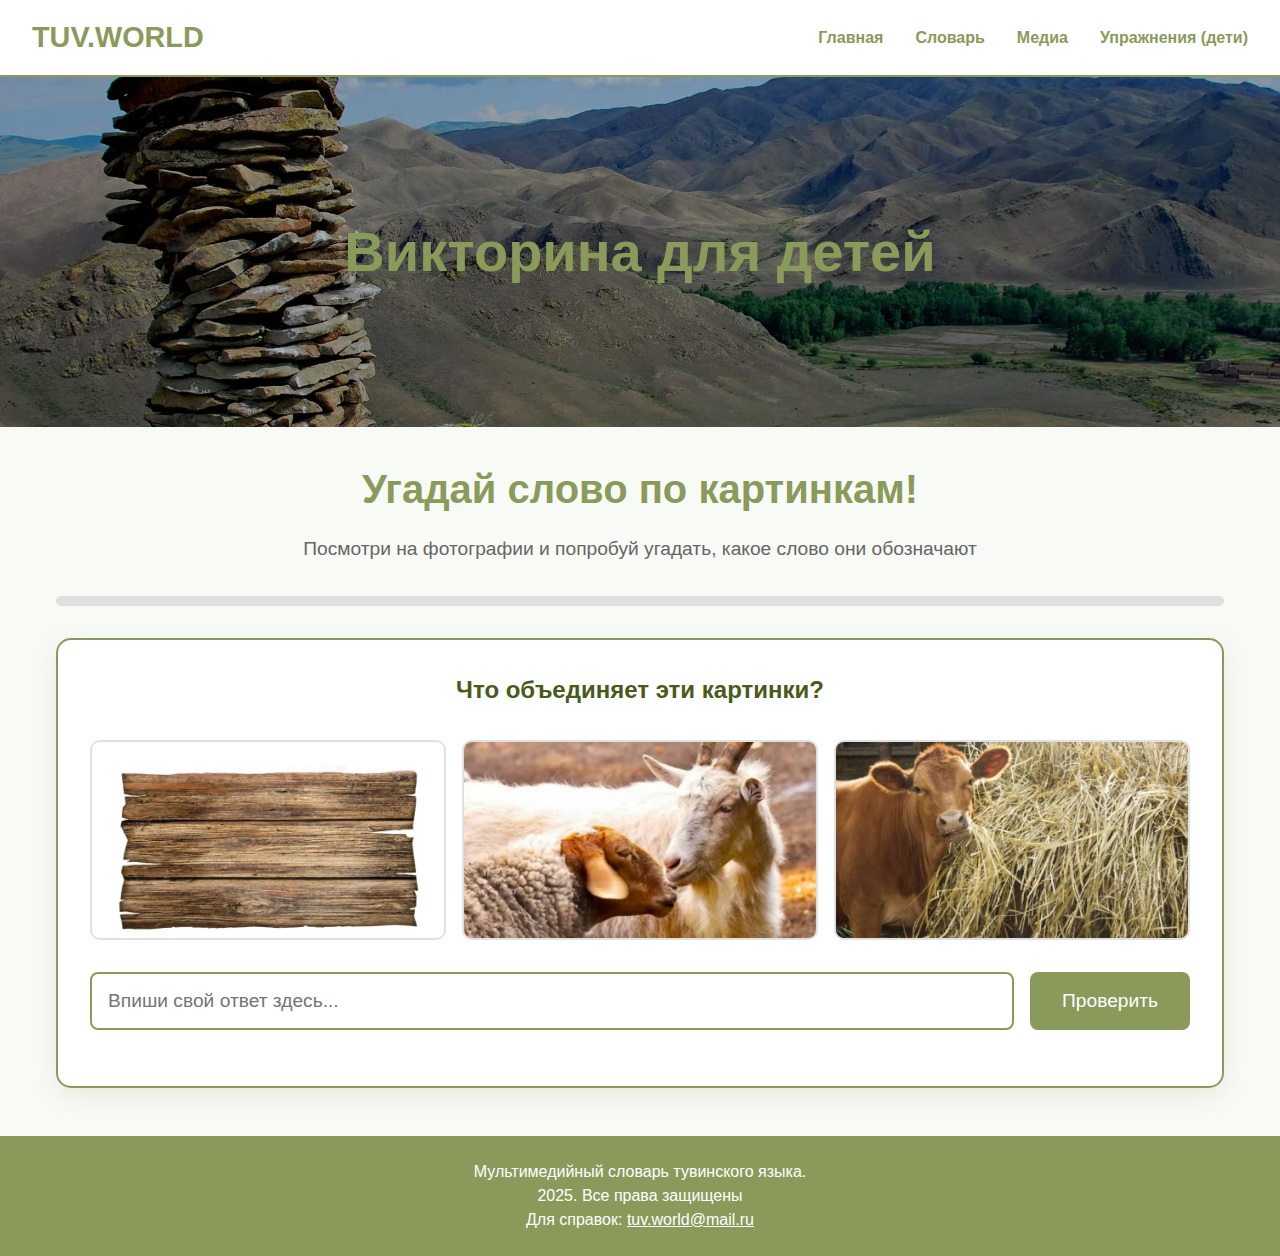
<file: html/upra.html>
﻿<!DOCTYPE html>
<html lang="ru">
<head>
    <meta name="viewport" content="width=device-width, initial-scale=1" />
    <title>TUV.WORLD - Викторина для детей</title>
    <style>
        /* общее */
        * {
            margin: 0;
            padding: 0;
            box-sizing: border-box;
            font-family: Arial, sans-serif;
        }

        body {
            color: #8A9A5B;
            line-height: 1.5;
            background-color: #f8faf6;
        }

        /* для навбара */
        .navbar {
            background-color: white;
            display: flex;
            align-items: center;
            padding: 1rem 2rem;
            justify-content: space-between;
            border-bottom: 2px solid #8A9A5B;
        }

        .logo {
            font-weight: bold;
            font-size: 1.8rem;
            color: #8A9A5B;
            text-decoration: none;
            user-select: none;
        }

        .nav-links {
            display: flex;
            gap: 2rem;
        }

            .nav-links a {
                color: #8A9A5B;
                text-decoration: none;
                font-weight: 600;
            }

        /* фотка во всю ширинц */
        .hero {
            position: relative;
            width: 100%;
            max-height: 350px;
            overflow: hidden;
        }

            .hero img {
                width: 100%;
                height: 400px;
                object-fit: cover;
                filter: brightness(0.7);
            }

            .hero h1 {
                position: absolute;
                top: 50%;
                left: 50%;
                transform: translate(-50%, -50%);
                color: #8A9A5B;
                font-size: 3.5rem;
                font-weight: 900;
                user-select: none;
            }

        /* Викторина */
        .quiz-container {
            max-width: 1200px;
            margin: 2rem auto;
            padding: 0 1rem;
        }

        .quiz-header {
            text-align: center;
            margin-bottom: 2rem;
        }

            .quiz-header h2 {
                font-size: 2.5rem;
                color: #8A9A5B;
                margin-bottom: 1rem;
            }

            .quiz-header p {
                font-size: 1.2rem;
                color: #666;
            }

        .progress-bar {
            width: 100%;
            height: 10px;
            background-color: #e0e0e0;
            border-radius: 5px;
            margin: 2rem 0;
            overflow: hidden;
        }

        .progress {
            height: 100%;
            background-color: #8A9A5B;
            width: 0%;
            transition: width 0.3s ease;
        }

        .quiz-card {
            background: white;
            border-radius: 15px;
            padding: 2rem;
            box-shadow: 0 8px 25px rgba(138, 154, 91, 0.15);
            border: 2px solid #8A9A5B;
        }

        .question-text {
            font-size: 1.5rem;
            text-align: center;
            margin-bottom: 2rem;
            color: #4a5a1a;
            font-weight: 600;
        }

        .images-container {
            display: grid;
            grid-template-columns: repeat(3, 1fr);
            gap: 1rem;
            margin-bottom: 2rem;
        }

        .quiz-image {
            width: 100%;
            height: 200px;
            object-fit: cover;
            border-radius: 10px;
            border: 2px solid #e0e0e0;
            transition: transform 0.3s ease, border-color 0.3s ease;
        }

            .quiz-image:hover {
                transform: scale(1.05);
                border-color: #8A9A5B;
            }

        .input-container {
            display: flex;
            gap: 1rem;
            margin-bottom: 1.5rem;
        }

        .answer-input {
            flex: 1;
            padding: 1rem;
            font-size: 1.2rem;
            border: 2px solid #8A9A5B;
            border-radius: 8px;
            outline: none;
            color: #8A9A5B;
        }

            .answer-input:focus {
                border-color: #6B7B4B;
                box-shadow: 0 0 0 3px rgba(138, 154, 91, 0.2);
            }

        .submit-btn {
            background: #8A9A5B;
            color: white;
            border: none;
            padding: 1rem 2rem;
            border-radius: 8px;
            font-size: 1.2rem;
            cursor: pointer;
            transition: background 0.3s ease;
        }

            .submit-btn:hover {
                background: #6B7B4B;
            }

            .submit-btn:disabled {
                background: #cccccc;
                cursor: not-allowed;
            }

        .result-message {
            text-align: center;
            font-size: 1.3rem;
            font-weight: bold;
            margin: 1rem 0;
            padding: 1rem;
            border-radius: 8px;
            display: none;
        }

        .correct {
            background-color: #e8f5e8;
            color: #2d5016;
            border: 2px solid #4caf50;
        }

        .incorrect {
            background-color: #ffe8e8;
            color: #8b0000;
            border: 2px solid #f44336;
        }

        .next-btn {
            background: #8A9A5B;
            color: white;
            border: none;
            padding: 1rem 2rem;
            border-radius: 8px;
            font-size: 1.2rem;
            cursor: pointer;
            margin: 0 auto;
            display: block;
            transition: background 0.3s ease;
        }

            .next-btn:hover {
                background: #6B7B4B;
            }

        .quiz-complete {
            text-align: center;
            padding: 3rem;
        }

            .quiz-complete h3 {
                font-size: 2rem;
                color: #8A9A5B;
                margin-bottom: 1rem;
            }

            .quiz-complete p {
                font-size: 1.3rem;
                margin-bottom: 2rem;
            }

        .restart-btn {
            background: #8A9A5B;
            color: white;
            border: none;
            padding: 1rem 2rem;
            border-radius: 8px;
            font-size: 1.2rem;
            cursor: pointer;
            transition: background 0.3s ease;
        }

            .restart-btn:hover {
                background: #6B7B4B;
            }

        /* подвал сайта */
        footer {
            background-color: #8A9A5B;
            color: white;
            text-align: center;
            padding: 1.5rem 1rem;
            font-size: 1rem;
            margin-top: 3rem;
        }

        /* адаптив */
        @media (max-width: 768px) {
            .images-container {
                grid-template-columns: 1fr;
            }

            .input-container {
                flex-direction: column;
            }

            .hero h1 {
                font-size: 2.5rem;
            }

            .quiz-header h2 {
                font-size: 2rem;
            }

            .question-text {
                font-size: 1.3rem;
            }
        }

        @media (max-width: 480px) {
            .hero h1 {
                font-size: 2rem;
            }

            .quiz-card {
                padding: 1rem;
            }

            .quiz-header h2 {
                font-size: 1.8rem;
            }

            .question-text {
                font-size: 1.1rem;
            }
        }
    </style>
</head>
<body>
    <nav class="navbar">
        <a href="../index.html" class="logo">TUV.WORLD</a>
        <div class="nav-links">
            <a href="../index.html">Главная</a>
            <a href="alphabet.html">Cловарь</a>
            <a href="media.html">Медиа</a>
            <a href="upra.html">Упражнения (дети)</a>
        </div>
    </nav>

    <section class="hero">
        <img src="../media/главная1.webp" alt="TUV.WORLD" />
        <h1>Викторина для детей</h1>
    </section>

    <section class="quiz-container">
        <div class="quiz-header">
            <h2>Угадай слово по картинкам!</h2>
            <p>Посмотри на фотографии и попробуй угадать, какое слово они обозначают</p>
        </div>

        <div class="progress-bar">
            <div class="progress" id="progress"></div>
        </div>

        <div class="quiz-card">
            <div id="quiz-content">
                <!-- Сюда будет загружаться контент викторины -->
            </div>
        </div>
    </section>

    <footer>
        Мультимедийный словарь тувинского языка.<br />
        2025. Все права защищены<br />
        Для справок: <a href="mailto:tuv.world@mail.ru" style="color: white;">tuv.world@mail.ru</a>
    </footer>

    <script>
        // Данные викторины
        const quizData = [
            {
                question: "Что объединяет эти картинки?",
                images: [
                    "../media/кажаа1.jfif",
                    "../media/кажаа2.jfif",
                    "../media/кажаа3.jfif"
                ],
                answer: "кажаа",
                hint: "Это то, куда загоняют скот"
            },
            {
                question: "Какое слово здесь загадано?",
                images: [
                    "../media/деспи1.jfif",
                    "../media/деспи2.jfif",
                    "../media/деспи3.jfif"
                ],
                answer: "деспи",
                hint: "Туда кладут изиг-хан"
            },
            {
                question: "Что изображено на фотографиях?",
                images: [
                    "../media/улугсек1.jfif",
                    "../media/улугсек2.jfif",
                    "../media/улугсек3.jfif"
                ],
                answer: "улуг сек",
                hint: "Знак препинания после предложения"
            },
            {
                question: "Угадай общее слово",
                images: [
                    "../media/шооча1.jfif",
                    "../media/шооча2.jfif",
                    "../media/шооча3.jfif"
                ],
                answer: "шооча",
                hint: "То, чем мы закрываем двери с помощью ключа"
            },
            {
                question: "Что это может быть?",
                images: [
                    "../media/элезин1.jfif",
                    "../media/элезин2.jfif",
                    "../media/элезин3.jfif"
                ],
                answer: "элезин",
                hint: "Из него можно строить замки на пляже"
            },
            {
                question: "Какое слово здесь спрятано?",
                images: [
                    "../media/хир1.jfif",
                    "../media/хир2.jfif",
                    "../media/хир3.jfif"
                ],
                answer: "хир",
                hint: "Грязь, слякоть и неухоженность по-тувински"
            },
            {
                question: "Что объединяет эти изображения?",
                images: [
                    "../media/оваа1.jfif",
                    "../media/оваа2.jfif",
                    "../media/оваа3.jfif"
                ],
                answer: "оваа",
                hint: "Место, где проводят обряды"
            },
            {
                question: "Угадай слово",
                images: [
                    "../media/кыш.jfif",
                    "../media/кыш2.jfif",
                    "../media/кыш3.jfif"
                ],
                answer: "кыш",
                hint: "Время года"
            },
            {
                question: "Что это?",
                images: [
                    "../media/демиружук1.jfif",
                    "../media/демиружук2.jfif",
                    "../media/демиружук3.jfif"
                ],
                answer: "демир ужук",
                hint: "То, чем ведут записи в тетради"
            },
            {
                question: "Какое общее слово?",
                images: [
                    "../media/бажын1.jfif",
                    "../media/бажын2.jfif",
                    "../media/бажын3.jfif"
                ],
                answer: "бажын",
                hint: "Место, где мы живем"
            }
        ];

        let currentQuestion = 0;
        let score = 0;

        // Функция для отображения вопроса
        function showQuestion() {
            const quizContent = document.getElementById('quiz-content');
            const progress = document.getElementById('progress');

            // Обновляем прогресс-бар
            progress.style.width = `${((currentQuestion) / quizData.length) * 100}%`;

            if (currentQuestion < quizData.length) {
                const question = quizData[currentQuestion];

                quizContent.innerHTML = `
                    <div class="question-text">${question.question}</div>

                    <div class="images-container">
                        ${question.images.map(img => `
                            <img src="${img}" alt="Подсказка" class="quiz-image"
                                 onerror="this.src='[data-uri]'">
                        `).join('')}
                    </div>

                    <div class="input-container">
                        <input type="text" class="answer-input" id="answer-input"
                               placeholder="Впиши свой ответ здесь..." autocomplete="off">
                        <button class="submit-btn" onclick="checkAnswer()">Проверить</button>
                    </div>

                    <div class="result-message" id="result-message"></div>

                    <button class="next-btn" id="next-btn" onclick="nextQuestion()" style="display: none;">
                        Дальше →
                    </button>
                `;

                // Добавляем обработчик нажатия Enter
                document.getElementById('answer-input').addEventListener('keypress', function(e) {
                    if (e.key === 'Enter') {
                        checkAnswer();
                    }
                });
            } else {
                // Конец викторины
                showResults();
            }
        }

        // Функция проверки ответа
        function checkAnswer() {
            const userAnswer = document.getElementById('answer-input').value.toLowerCase().trim();
            const correctAnswer = quizData[currentQuestion].answer.toLowerCase();
            const resultMessage = document.getElementById('result-message');
            const submitBtn = document.querySelector('.submit-btn');
            const nextBtn = document.getElementById('next-btn');

            if (!userAnswer) {
                alert('Пожалуйста, введите ответ!');
                return;
            }

            // Более гибкая проверка ответа
            const isCorrect = userAnswer === correctAnswer ||
                             correctAnswer.includes(userAnswer) ||
                             userAnswer.includes(correctAnswer);

            if (isCorrect) {
                resultMessage.textContent = 'Правильно! 🎉 Молодец!';
                resultMessage.className = 'result-message correct';
                score++;
            } else {
                resultMessage.textContent = `Почти угадал! Правильный ответ: "${quizData[currentQuestion].answer}". Подсказка: ${quizData[currentQuestion].hint}`;
                resultMessage.className = 'result-message incorrect';
            }

            resultMessage.style.display = 'block';
            submitBtn.disabled = true;
            nextBtn.style.display = 'block';
            document.getElementById('answer-input').disabled = true;
        }

        // Следующий вопрос
        function nextQuestion() {
            currentQuestion++;
            showQuestion();
        }

        // Показать результаты
        function showResults() {
            const quizContent = document.getElementById('quiz-content');
            const progress = document.getElementById('progress');

            progress.style.width = '100%';

            quizContent.innerHTML = `
                <div class="quiz-complete">
                    <h3>Викторина завершена! 🎊</h3>
                    <p>Твой результат: <strong>${score} из ${quizData.length}</strong></p>
                    <p>${getResultMessage(score, quizData.length)}</p>
                    <button class="restart-btn" onclick="restartQuiz()">Играть ещё раз</button>
                </div>
            `;
        }

        // Сообщение в зависимости от результата
        function getResultMessage(score, total) {
            const percentage = (score / total) * 100;

            if (percentage >= 90) return 'Отличный результат! Ты настоящий знаток! 🌟';
            if (percentage >= 70) return 'Очень хороший результат! Так держать! 👍';
            if (percentage >= 50) return 'Хороший результат! Можно ещё потренироваться! 💪';
            return 'Неплохо! Попробуй ещё раз, будет лучше! 😊';
        }

        // Перезапуск викторины
        function restartQuiz() {
            currentQuestion = 0;
            score = 0;
            showQuestion();
        }

        // Запускаем викторину при загрузке страницы
        document.addEventListener('DOMContentLoaded', showQuestion);
    </script>
</body>
</html>
</file>
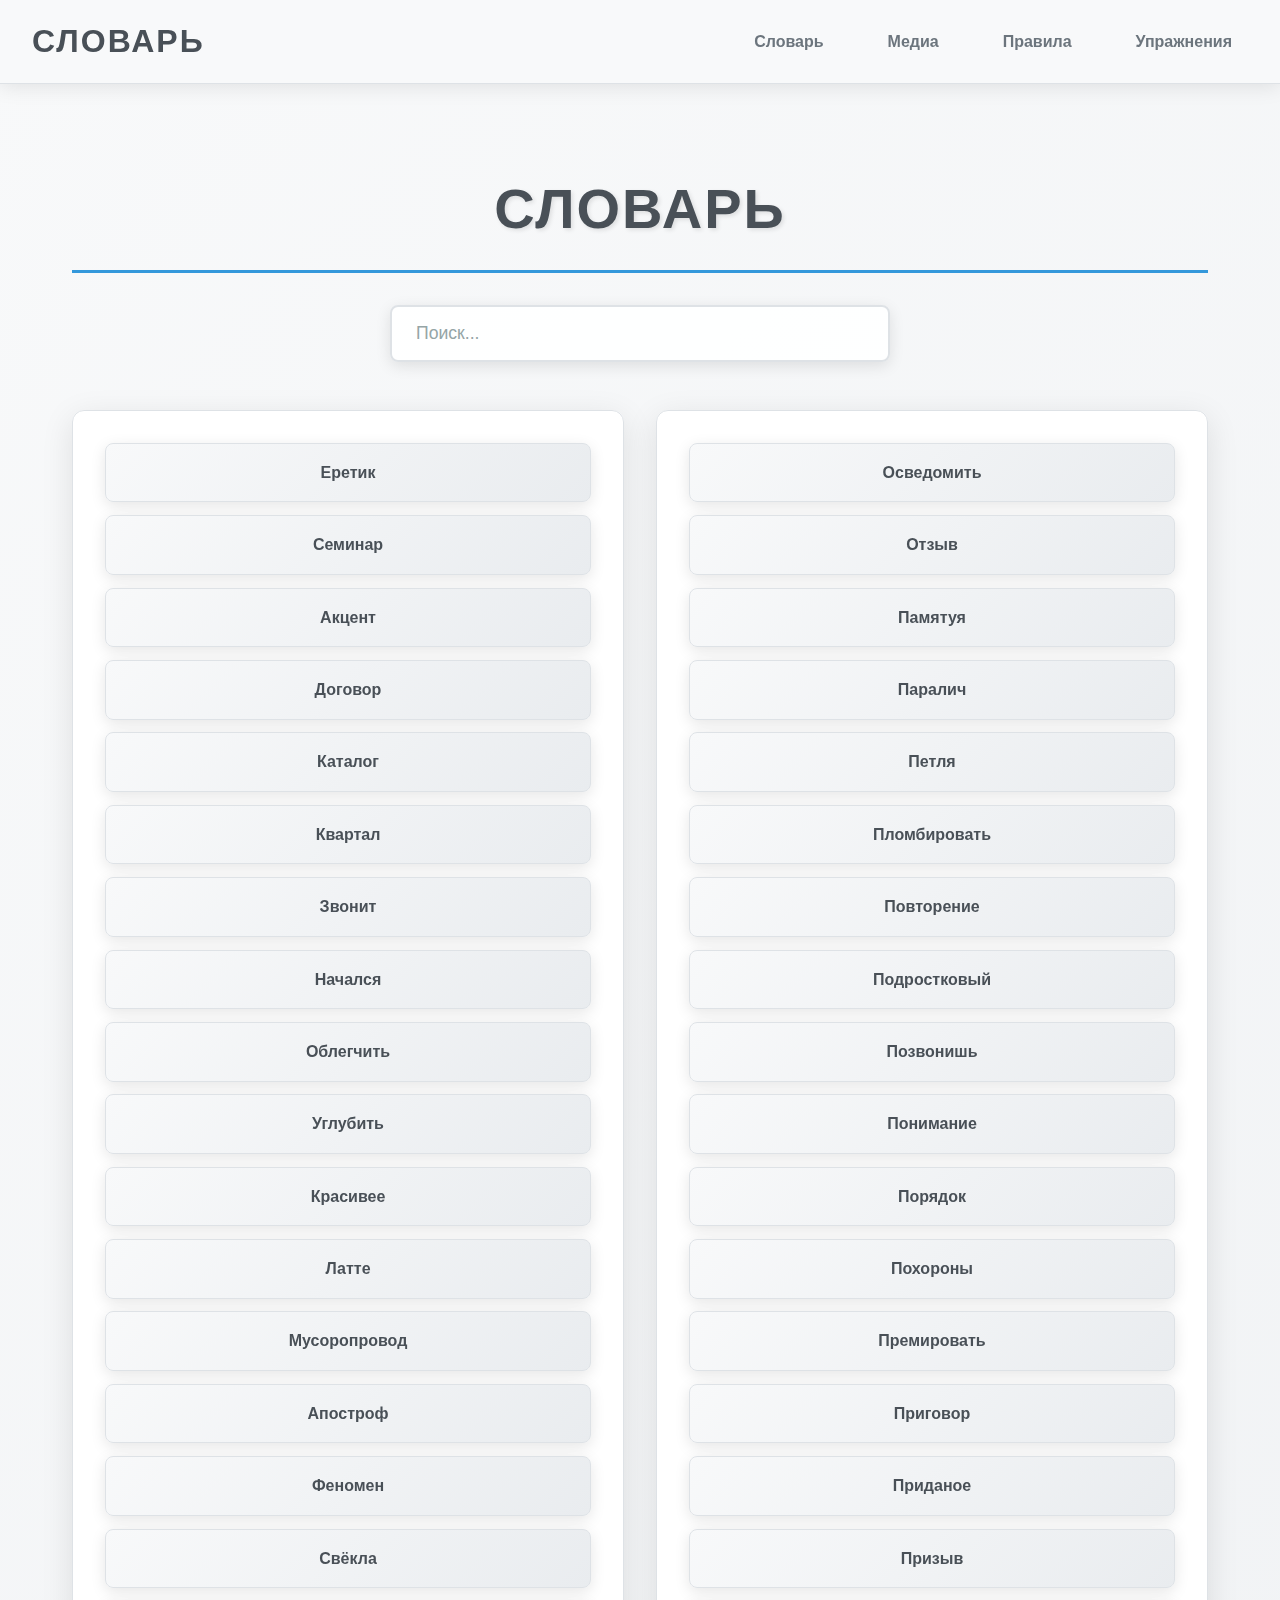
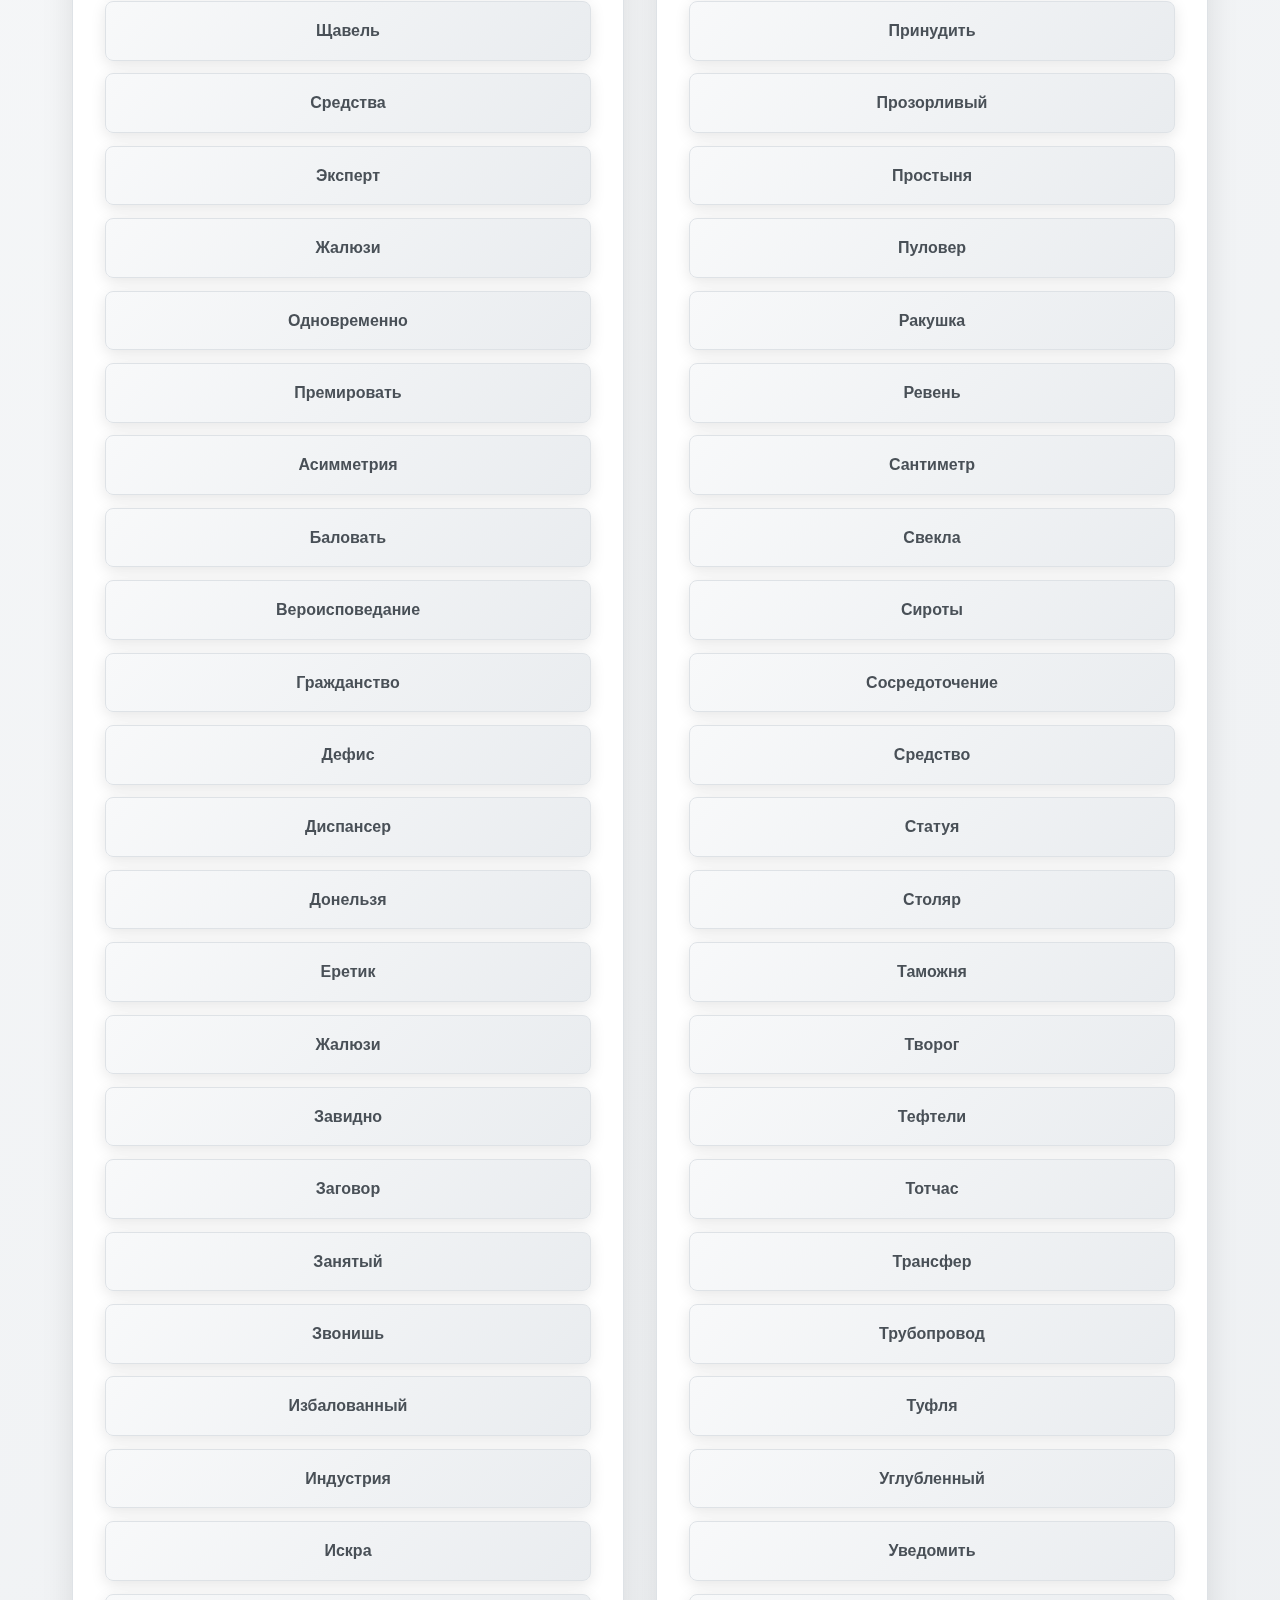
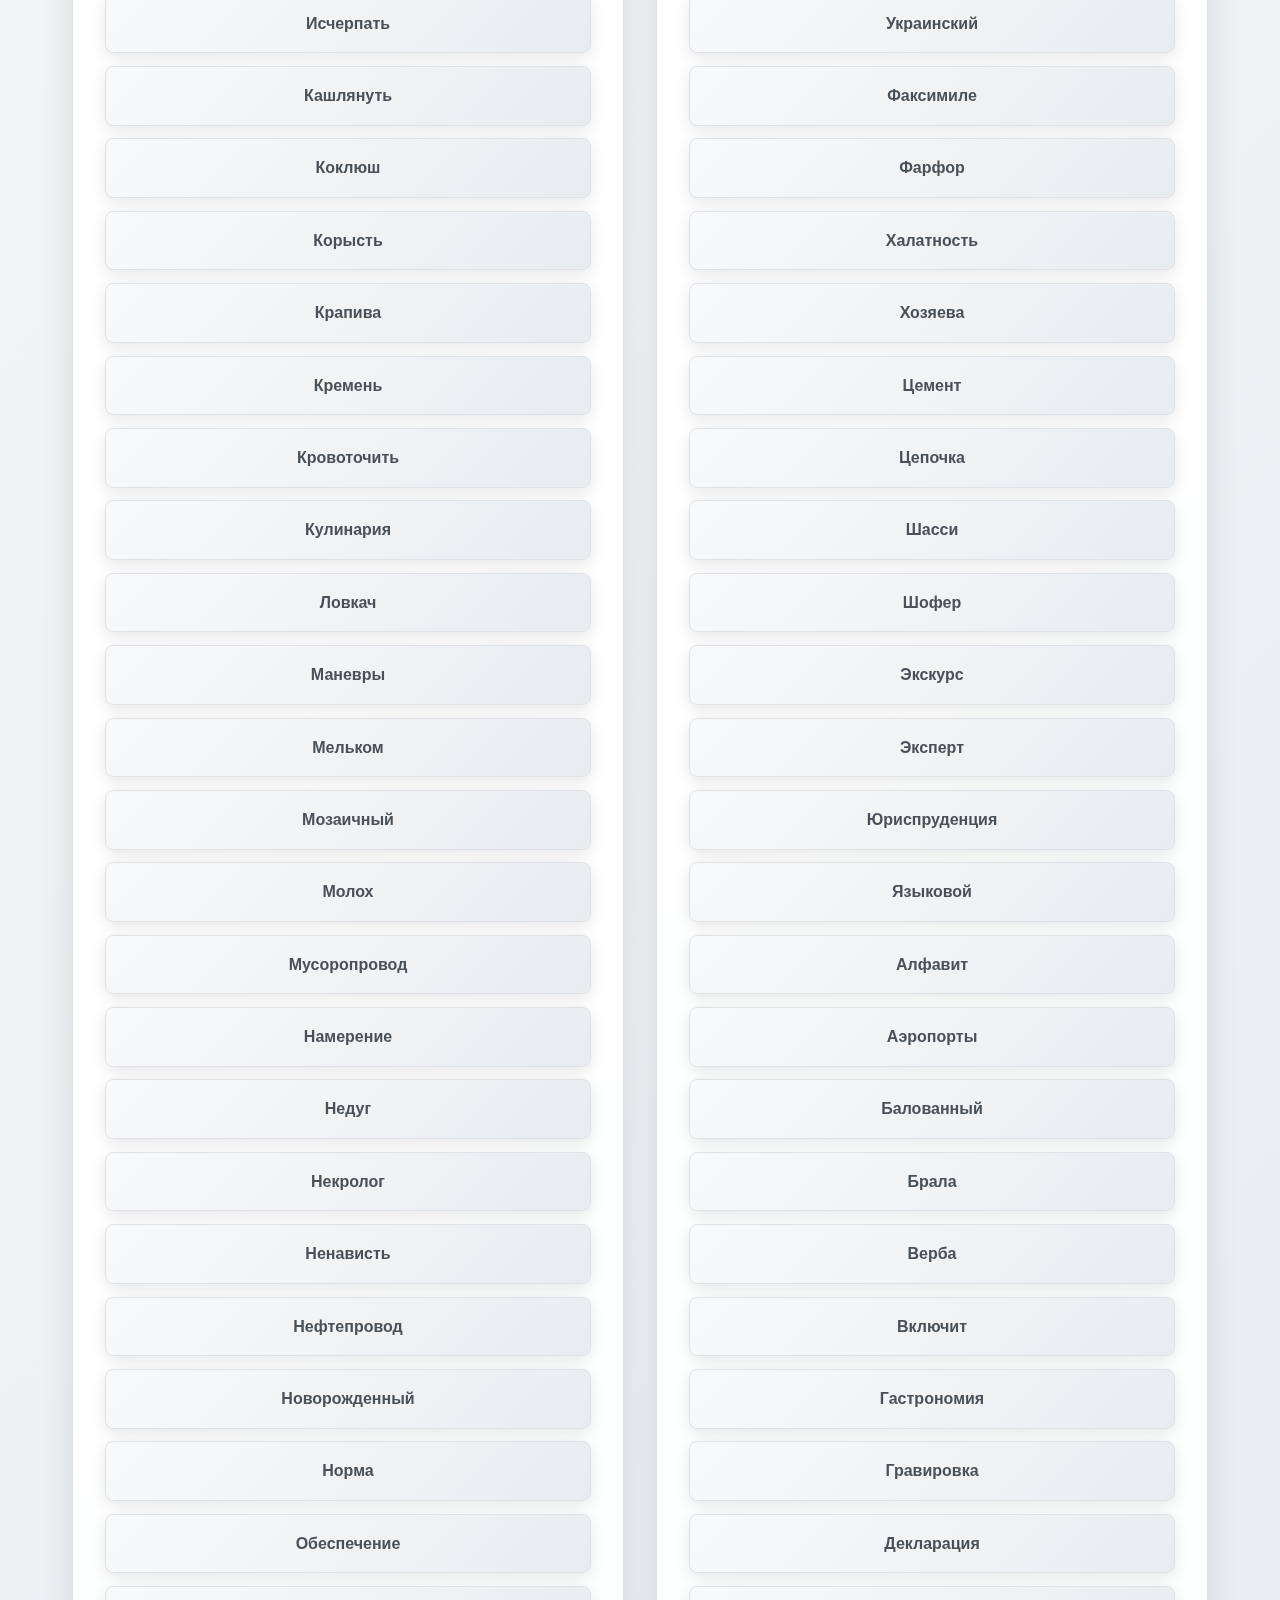
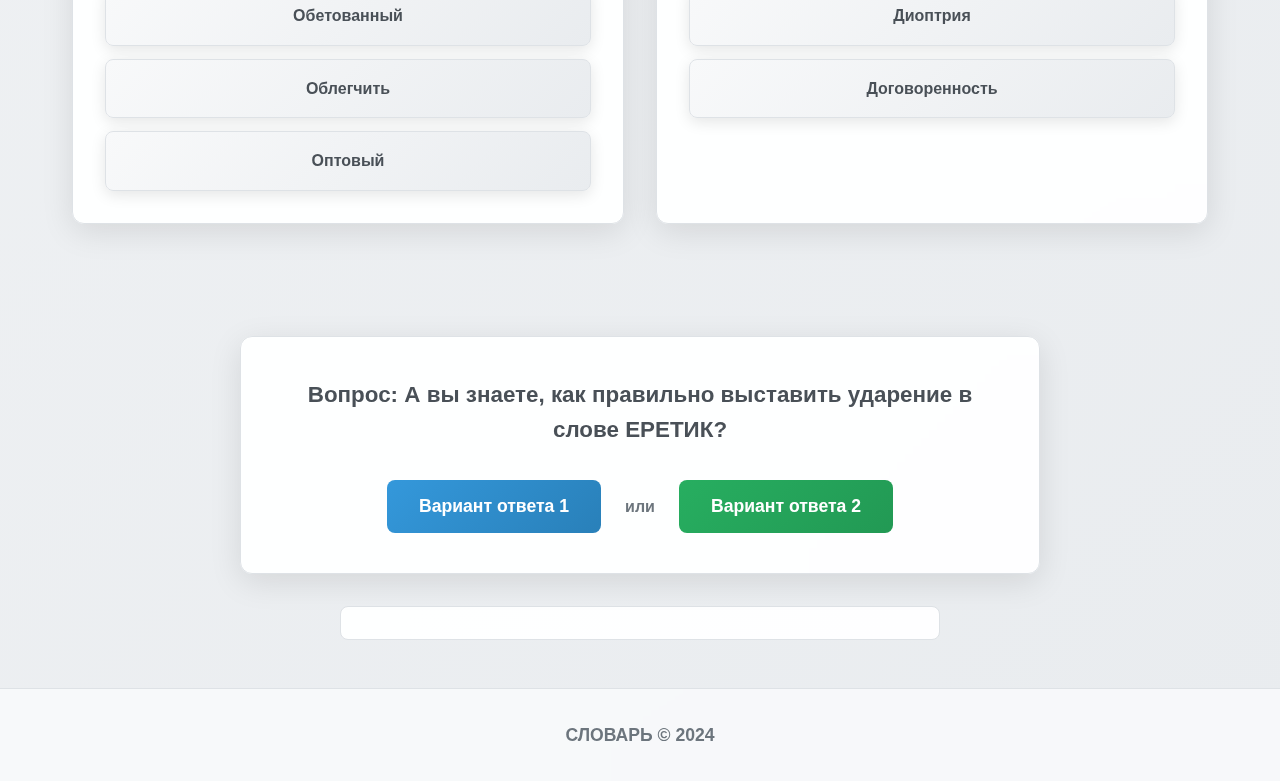
<file: СайтУдар/index rus.html>
﻿
<!DOCTYPE html>
<html lang="ru">
<head>
    <meta name="viewport" content="width=device-width, initial-scale=1.0">
    <title>СЛОВАРЬ</title>
    <link rel="stylesheet" href="styles rus.css">
</head>
<body>
    <nav class="navbar">
        <div class="navbar-logo">
            <span class="navbar-title">СЛОВАРЬ</span>
        </div>
        <div class="navbar-links">
            <a href="index rus.html">Словарь</a>
            <a href="media rus.html">Медиа</a>
            <a href="rus pravila.html">Правила</a>
            <a href="rus ex.html">Упражнения</a>
        </div>
    </nav>

    <main>
        <h1 class="main-title">СЛОВАРЬ</h1>
        <input type="text" id="searchInput" onkeyup="search()" placeholder="Поиск...">

        <div class="frames">
            <div class="frame">
                <ul id="wordList1" class="word-list">
                    <li onclick="showExplanation('еретик')">Еретик</li>
                    <li onclick="showExplanation('семинар')">Семинар</li>
                    <li onclick="showExplanation('акцент')">Акцент</li>
                    <li onclick="showExplanation('договор')">Договор</li>
                    <li onclick="showExplanation('каталог')">Каталог</li>
                    <li onclick="showExplanation('квартал')">Квартал</li>
                    <li onclick="showExplanation('звонит')">Звонит</li>
                    <li onclick="showExplanation('начался')">Начался</li>
                    <li onclick="showExplanation('облегчить')">Облегчить</li>
                    <li onclick="showExplanation('углубить')">Углубить</li>
                    <li onclick="showExplanation('красивее')">Красивее</li>
                    <li onclick="showExplanation('латте')">Латте</li>
                    <li onclick="showExplanation('мусоропровод')">Мусоропровод</li>
                    <li onclick="showExplanation('апостроф')">Апостроф</li>
                    <li onclick="showExplanation('феномен')">Феномен</li>
                    <li onclick="showExplanation('свёкла')">Свёкла</li>
                    <li onclick="showExplanation('щавель')">Щавель</li>
                    <li onclick="showExplanation('средства')">Средства</li>
                    <li onclick="showExplanation('эксперт')">Эксперт</li>
                    <li onclick="showExplanation('жалюзи')">Жалюзи</li>
                    <li onclick="showExplanation('одновременно')">Одновременно</li>
                    <li onclick="showExplanation('премировать')">Премировать</li>
                    <li onclick="showExplanation('асимметрия')">Асимметрия</li>
                    <li onclick="showExplanation('баловать')">Баловать</li>
                    <li onclick="showExplanation('вероисповедание')">Вероисповедание</li>
                    <li onclick="showExplanation('гражданство')">Гражданство</li>
                    <li onclick="showExplanation('дефис')">Дефис</li>
                    <li onclick="showExplanation('диспансер')">Диспансер</li>
                    <li onclick="showExplanation('донельзя')">Донельзя</li>
                    <li onclick="showExplanation('еретик')">Еретик</li>
                    <li onclick="showExplanation('жалюзи')">Жалюзи</li>
                    <li onclick="showExplanation('завидно')">Завидно</li>
                    <li onclick="showExplanation('заговор')">Заговор</li>
                    <li onclick="showExplanation('занятый')">Занятый</li>
                    <li onclick="showExplanation('звонишь')">Звонишь</li>
                    <li onclick="showExplanation('избалованный')">Избалованный</li>
                    <li onclick="showExplanation('индустрия')">Индустрия</li>
                    <li onclick="showExplanation('искра')">Искра</li>
                    <li onclick="showExplanation('исчерпать')">Исчерпать</li>
                    <li onclick="showExplanation('кашлянуть')">Кашлянуть</li>
                    <li onclick="showExplanation('коклюш')">Коклюш</li>
                    <li onclick="showExplanation('корысть')">Корысть</li>
                    <li onclick="showExplanation('крапива')">Крапива</li>
                    <li onclick="showExplanation('кремень')">Кремень</li>
                    <li onclick="showExplanation('кровоточить')">Кровоточить</li>
                    <li onclick="showExplanation('кулинария')">Кулинария</li>
                    <li onclick="showExplanation('ловкач')">Ловкач</li>
                    <li onclick="showExplanation('маневры')">Маневры</li>
                    <li onclick="showExplanation('мельком')">Мельком</li>
                    <li onclick="showExplanation('мозаичный')">Мозаичный</li>
                    <li onclick="showExplanation('молох')">Молох</li>
                    <li onclick="showExplanation('мусоропровод')">Мусоропровод</li>
                    <li onclick="showExplanation('намерение')">Намерение</li>
                    <li onclick="showExplanation('недуг')">Недуг</li>
                    <li onclick="showExplanation('некролог')">Некролог</li>
                    <li onclick="showExplanation('ненависть')">Ненависть</li>
                    <li onclick="showExplanation('нефтепровод')">Нефтепровод</li>
                    <li onclick="showExplanation('новорожденный')">Новорожденный</li>
                    <li onclick="showExplanation('норма')">Норма</li>
                    <li onclick="showExplanation('обеспечение')">Обеспечение</li>
                    <li onclick="showExplanation('обетованный')">Обетованный</li>
                    <li onclick="showExplanation('облегчить')">Облегчить</li>
                    <li onclick="showExplanation('оптовый')">Оптовый</li>
            </div>
            <div class="frame">
                <ul id="wordList2" class="word-list">
                    <li onclick="showExplanation('осведомить')">Осведомить</li>
                    <li onclick="showExplanation('отзыв')">Отзыв</li>
                    <li onclick="showExplanation('памятуя')">Памятуя</li>
                    <li onclick="showExplanation('паралич')">Паралич</li>
                    <li onclick="showExplanation('петля')">Петля</li>
                    <li onclick="showExplanation('пломбировать')">Пломбировать</li>
                    <li onclick="showExplanation('повторение')">Повторение</li>
                    <li onclick="showExplanation('подростковый')">Подростковый</li>
                    <li onclick="showExplanation('позвонишь')">Позвонишь</li>
                    <li onclick="showExplanation('понимание')">Понимание</li>
                    <li onclick="showExplanation('порядок')">Порядок</li>
                    <li onclick="showExplanation('похороны')">Похороны</li>
                    <li onclick="showExplanation('премировать')">Премировать</li>
                    <li onclick="showExplanation('приговор')">Приговор</li>
                    <li onclick="showExplanation('приданое')">Приданое</li>
                    <li onclick="showExplanation('призыв')">Призыв</li>
                    <li onclick="showExplanation('принудить')">Принудить</li>
                    <li onclick="showExplanation('прозорливый')">Прозорливый</li>
                    <li onclick="showExplanation('простыня')">Простыня</li>
                    <li onclick="showExplanation('пуловер')">Пуловер</li>
                    <li onclick="showExplanation('ракушка')">Ракушка</li>
                    <li onclick="showExplanation('ревень')">Ревень</li>
                    <li onclick="showExplanation('сантиметр')">Сантиметр</li>
                    <li onclick="showExplanation('свекла')">Свекла</li>
                    <li onclick="showExplanation('сироты')">Сироты</li>
                    <li onclick="showExplanation('сосредоточение')">Сосредоточение</li>
                    <li onclick="showExplanation('средство')">Средство</li>
                    <li onclick="showExplanation('статуя')">Статуя</li>
                    <li onclick="showExplanation('столяр')">Столяр</li>
                    <li onclick="showExplanation('таможня')">Таможня</li>
                    <li onclick="showExplanation('творог')">Творог</li>
                    <li onclick="showExplanation('тефтели')">Тефтели</li>
                    <li onclick="showExplanation('тотчас')">Тотчас</li>
                    <li onclick="showExplanation('трансфер')">Трансфер</li>
                    <li onclick="showExplanation('трубопровод')">Трубопровод</li>
                    <li onclick="showExplanation('туфля')">Туфля</li>
                    <li onclick="showExplanation('углубленный')">Углубленный</li>
                    <li onclick="showExplanation('уведомить')">Уведомить</li>
                    <li onclick="showExplanation('украинский')">Украинский</li>
                    <li onclick="showExplanation('факсимиле')">Факсимиле</li>
                    <li onclick="showExplanation('фарфор')">Фарфор</li>
                    <li onclick="showExplanation('халатность')">Халатность</li>
                    <li onclick="showExplanation('хозяева')">Хозяева</li>
                    <li onclick="showExplanation('цемент')">Цемент</li>
                    <li onclick="showExplanation('цепочка')">Цепочка</li>
                    <li onclick="showExplanation('шасси')">Шасси</li>
                    <li onclick="showExplanation('шофер')">Шофер</li>
                    <li onclick="showExplanation('экскурс')">Экскурс</li>
                    <li onclick="showExplanation('эксперт')">Эксперт</li>
                    <li onclick="showExplanation('юриспруденция')">Юриспруденция</li>
                    <li onclick="showExplanation('языковой')">Языковой</li>
                    <li onclick="showExplanation('алфавит')">Алфавит</li>
                    <li onclick="showExplanation('аэропорты')">Аэропорты</li>
                    <li onclick="showExplanation('балованный')">Балованный</li>
                    <li onclick="showExplanation('брала')">Брала</li>
                    <li onclick="showExplanation('верба')">Верба</li>
                    <li onclick="showExplanation('включит')">Включит</li>
                    <li onclick="showExplanation('гастрономия')">Гастрономия</li>
                    <li onclick="showExplanation('гравировка')">Гравировка</li>
                    <li onclick="showExplanation('декларация')">Декларация</li>
                    <li onclick="showExplanation('диоптрия')">Диоптрия</li>
                    <li onclick="showExplanation('договоренность')">Договоренность</li>
                </ul>
            </div>
        </div>
    </main>

    <script>
        function divideWordsIntoRows() {
            // ...
        }

        window.onload = function () {
            divideWordsIntoRows();
        };
    </script>
    <div id="explanationModal" class="modal">
        <div class="modal-content">
            <span class="close" onclick="closeExplanationModal()">&times;</span>
            <p id="explanationText">Пояснение по ударению по выбранному слову</p>
        </div>
    </div>
    <div class="quiz">
        <p id="question">Вопрос: А вы знаете, как правильно выставить ударение в слове ЕРЕТИК?</p>
        <div id="answerOptions">
            <button onclick="checkAnswer('correct', 'новое слово 1')">Вариант ответа 1</button>
            <span>или</span>
            <button onclick="checkAnswer('incorrect', 'новое слово 2')">Вариант ответа 2</button>
        </div>
    </div>
    <div id="result"></div>
    <script src="script.js"></script>
    <script>
        // Вызов функции после загрузки страницы
        window.onload = function () {
            sortWordsAlphabetically();
        };
    </script>
    <footer>
        СЛОВАРЬ &copy; 2024
    </footer>

</body>
</html>
</file>
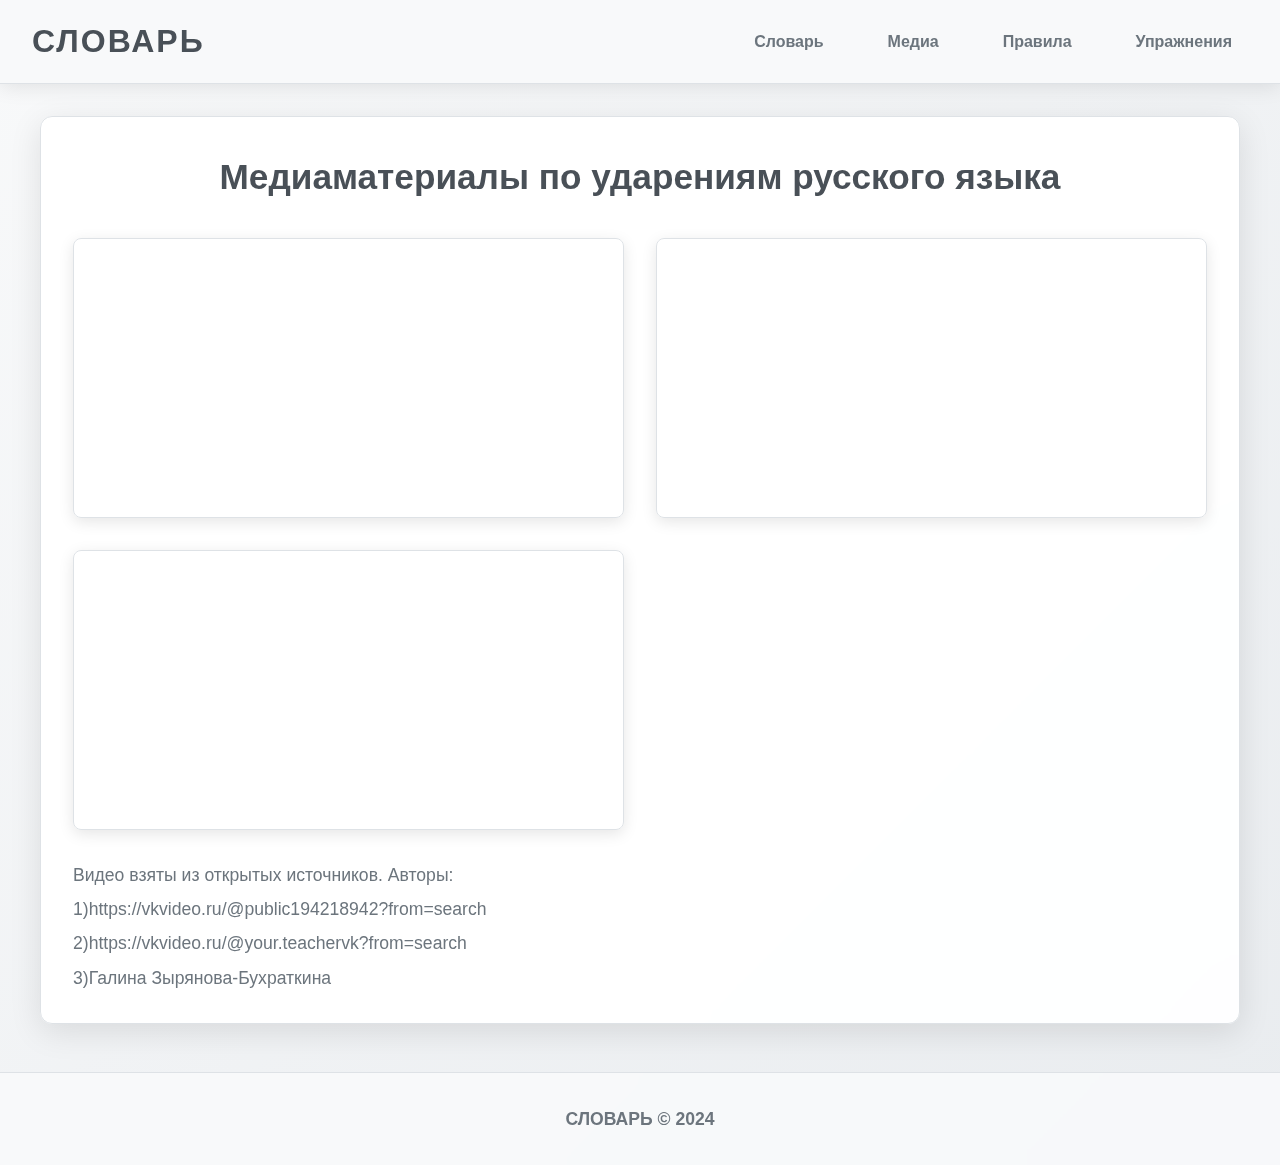
<file: СайтУдар/media rus.html>
﻿
<!DOCTYPE html>
<html lang="ru">
<head>
    <meta name="viewport" content="width=device-width, initial-scale=1" />
    <title>Медиа</title>
    <link rel="stylesheet" href="styles rus.css">
</head>
<body>
    <nav class="navbar">
        <div class="navbar-logo">
            <span class="navbar-title">СЛОВАРЬ</span>
        </div>
        <div class="navbar-links">
            <a href="index rus.html">Словарь</a>
            <a href="media rus.html">Медиа</a>
            <a href="rus pravila.html">Правила</a>
            <a href="rus ex.html">Упражнения</a>
        </div>
    </nav>
    <section class="media-section">
        <h2>Медиаматериалы по ударениям русского языка</h2>
        <div class="media-videos">
            <iframe src="https://vk.com/video_ext.php?oid=-194218942&id=456239017&autoplay=1" width="853" height="480" allow="autoplay; encrypted-media; fullscreen; picture-in-picture; screen-wake-lock;" frameborder="0" allowfullscreen></iframe>
            <iframe src="https://vk.com/video_ext.php?oid=-162628615&id=456239346&hd=2&autoplay=1" width="853" height="480" allow="autoplay; encrypted-media; fullscreen; picture-in-picture; screen-wake-lock;" frameborder="0" allowfullscreen></iframe>
            <iframe src="https://vk.com/video_ext.php?oid=7721717&id=456239233&hd=2&autoplay=1" width="853" height="480" allow="autoplay; encrypted-media; fullscreen; picture-in-picture; screen-wake-lock;" frameborder="0" allowfullscreen></iframe>
        </div>
        <p>Видео взяты из открытых источников. Авторы:</p>
        <p>1)https://vkvideo.ru/@public194218942?from=search </p> <p>2)https://vkvideo.ru/@your.teachervk?from=search </p> <p>3)Галина Зырянова-Бухраткинa</p>
    </section>
    <footer>
        СЛОВАРЬ &copy; 2024
    </footer>
</body>
</html>
</file>
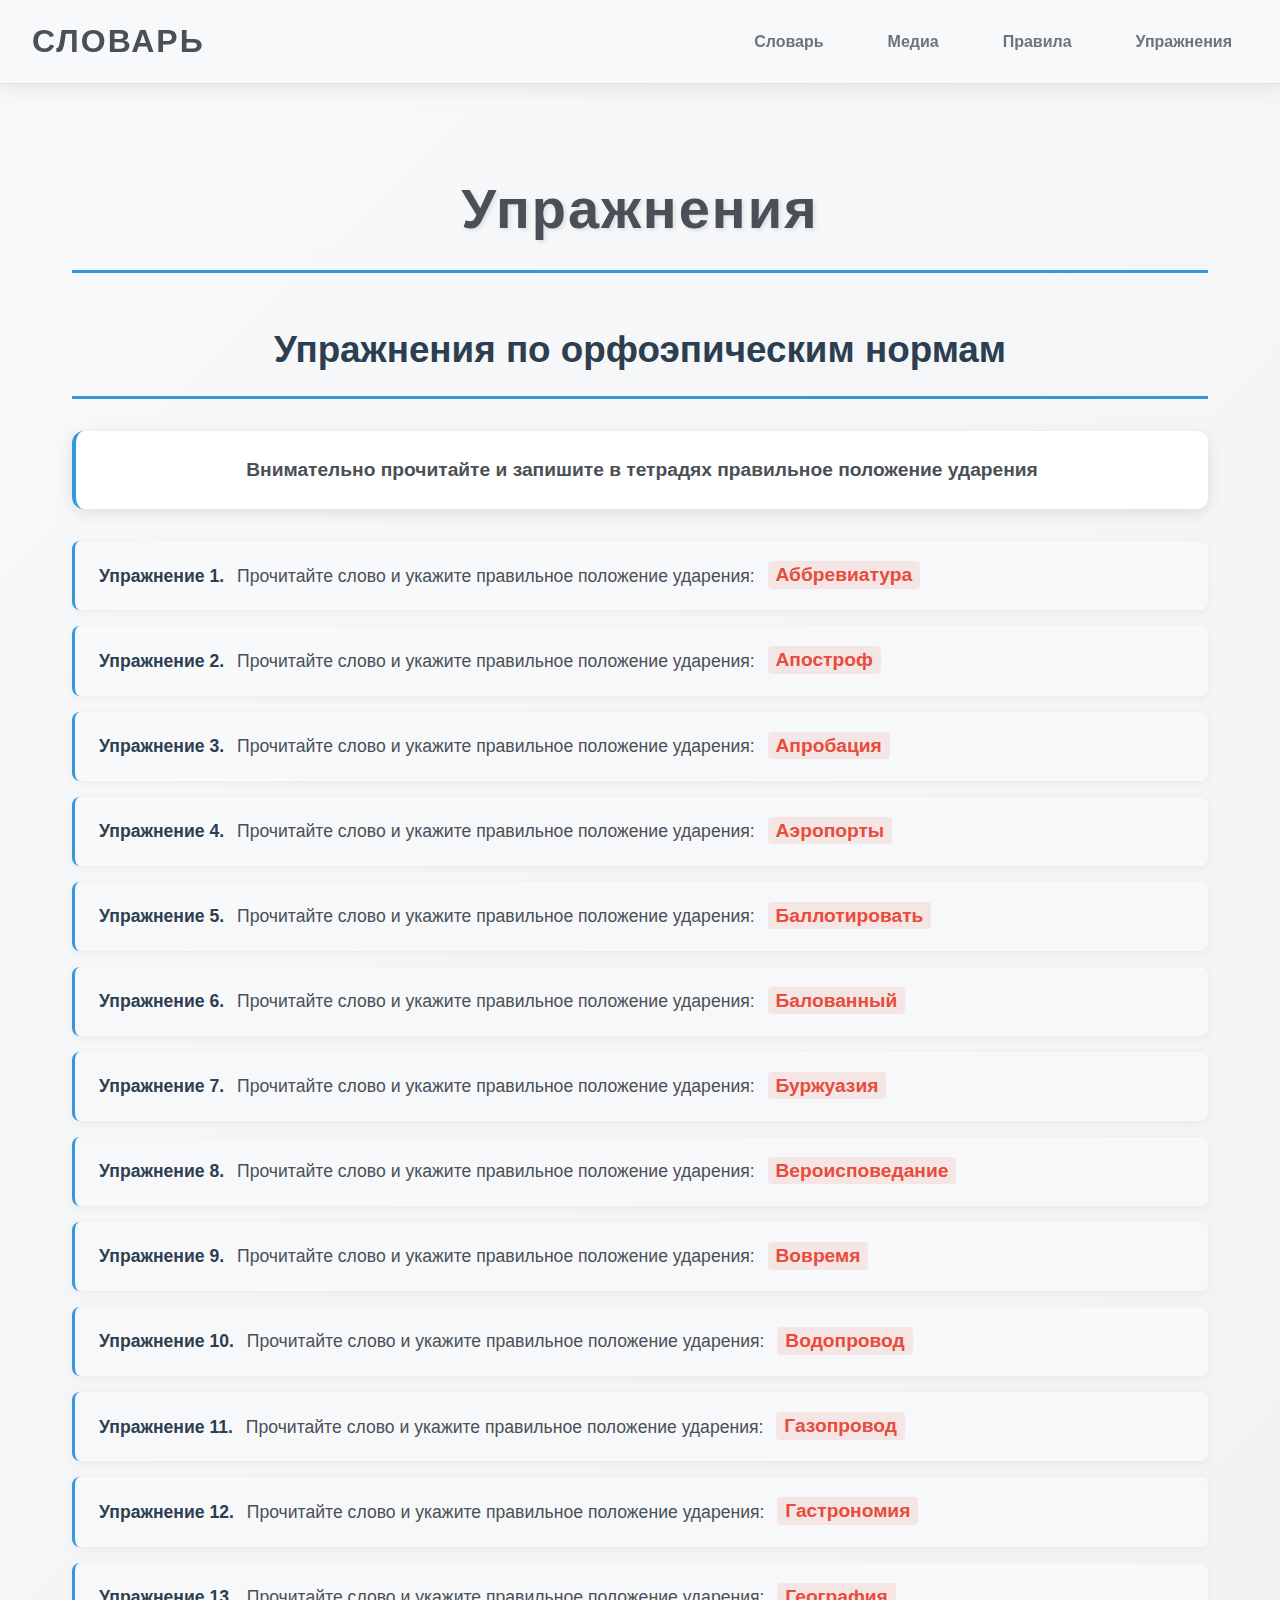
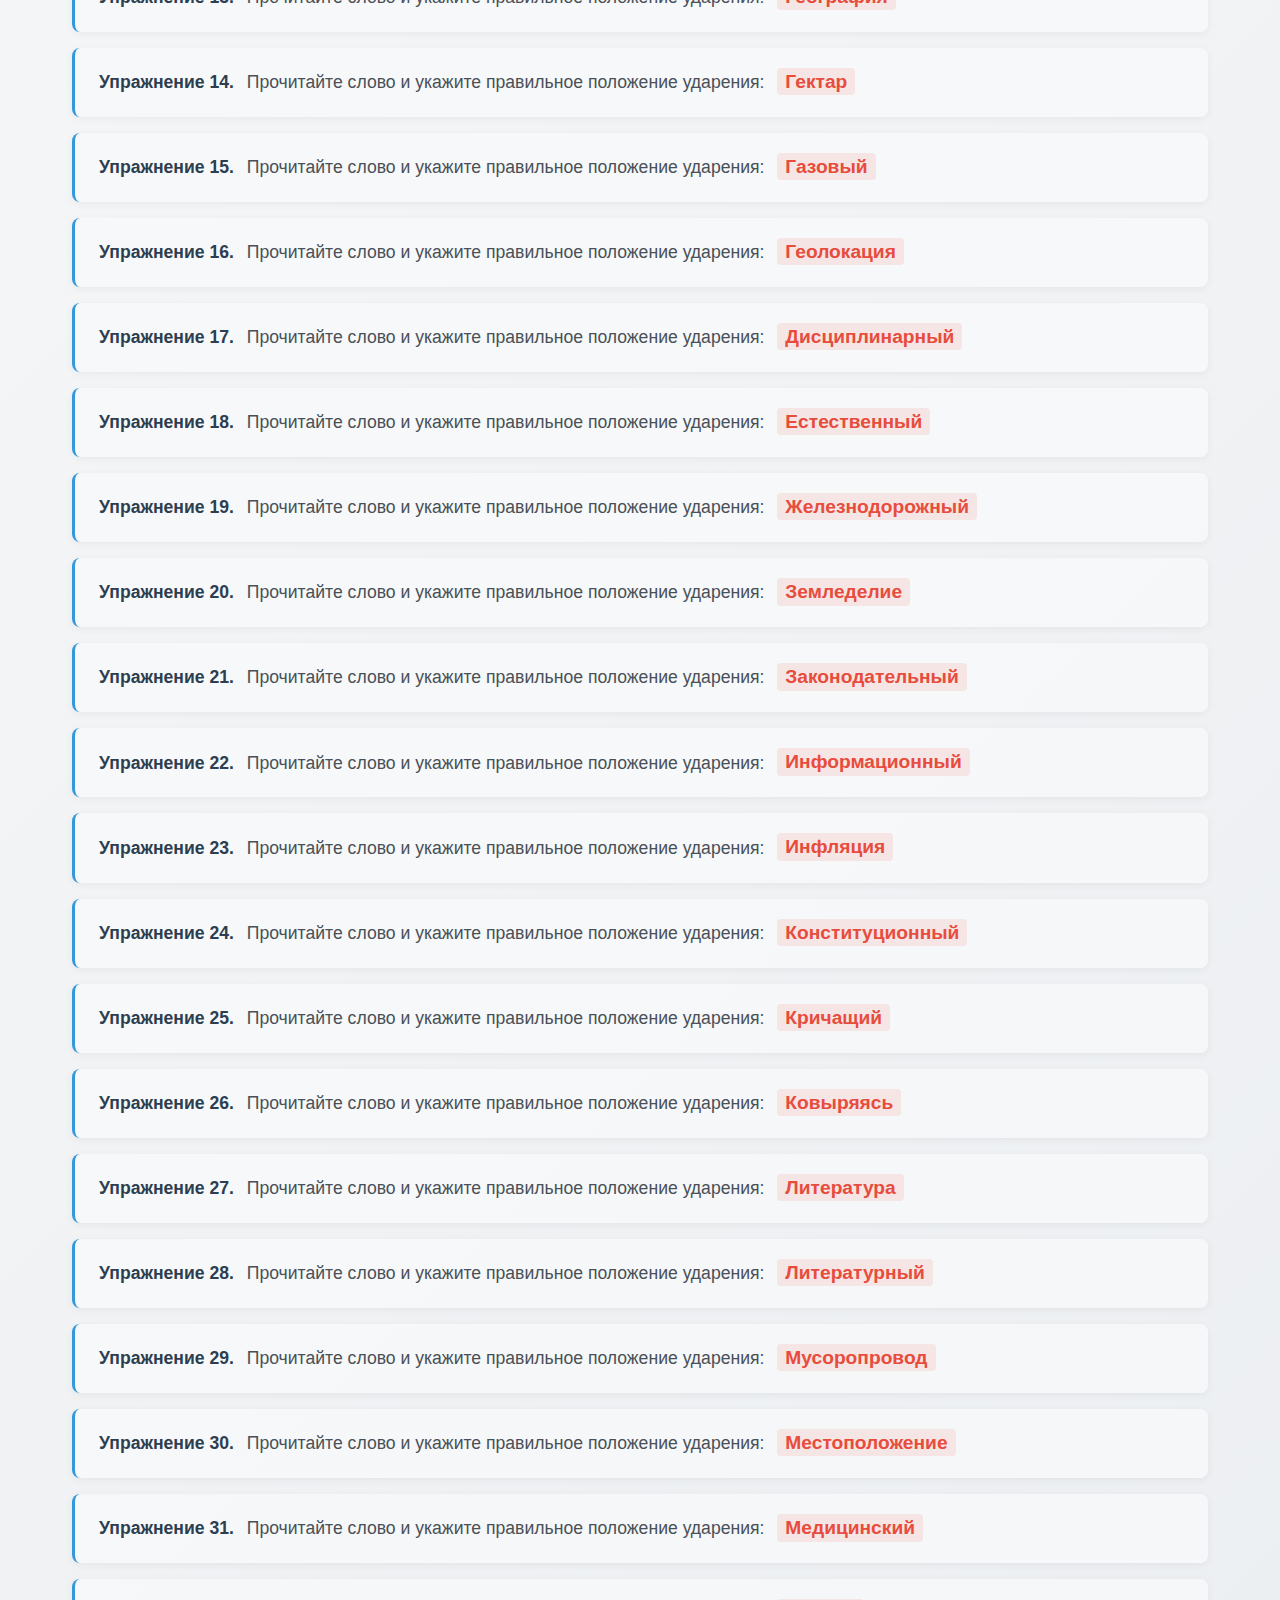
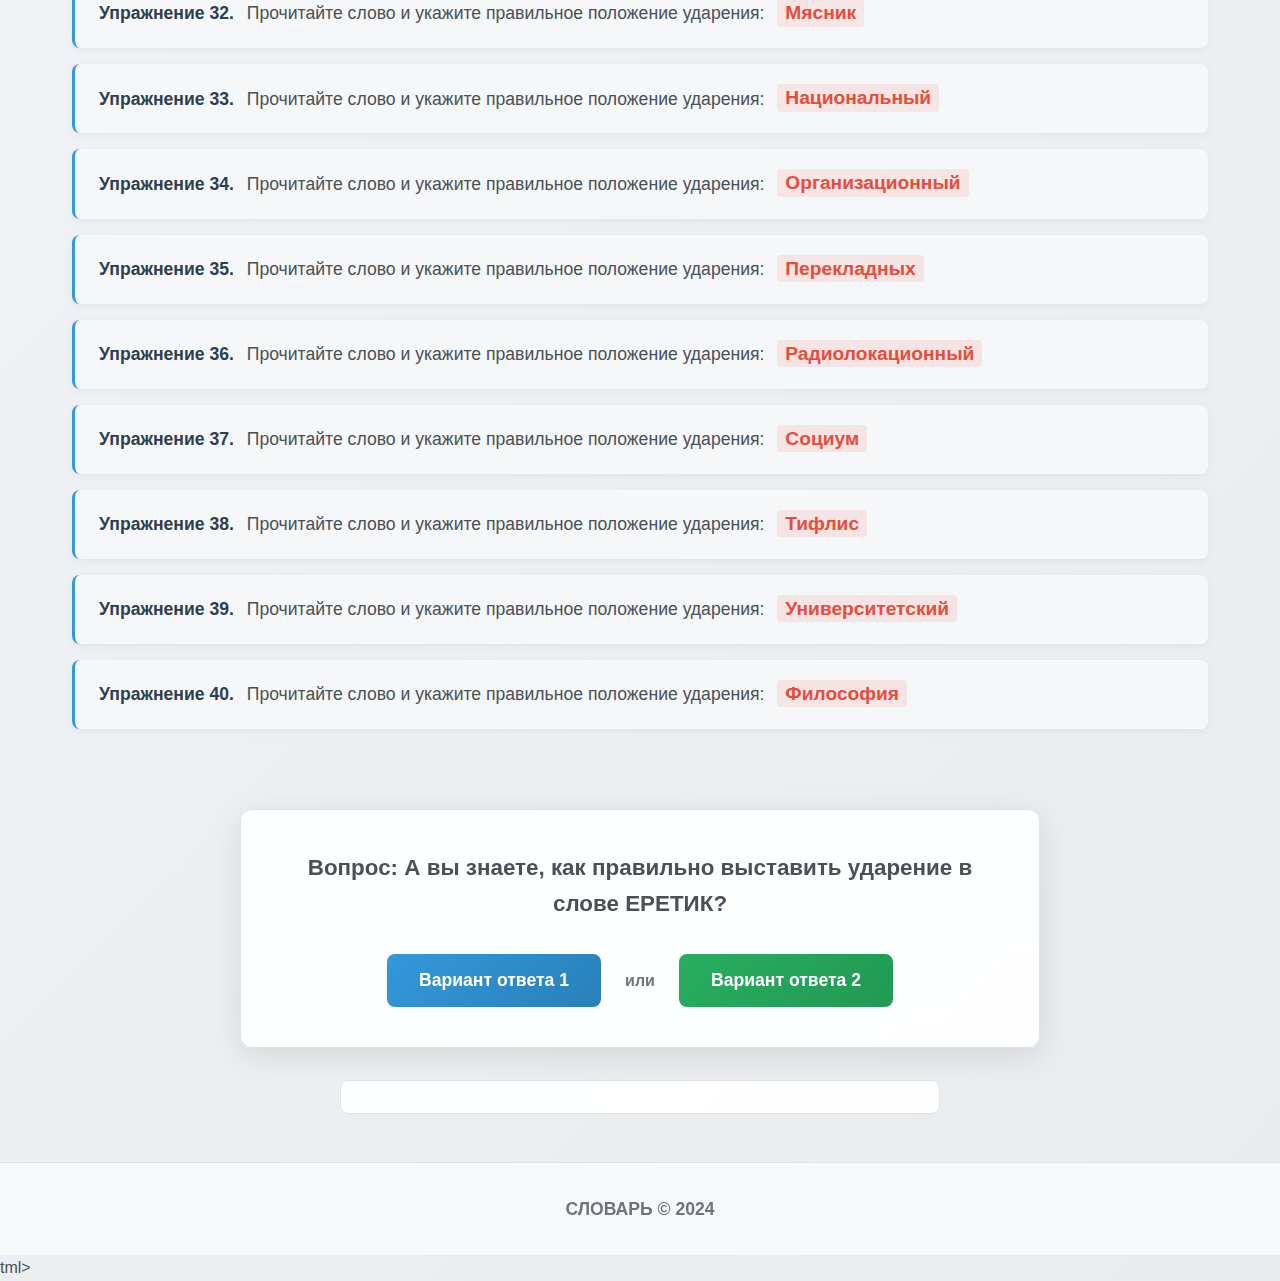
<file: СайтУдар/rus ex.html>
﻿
<!DOCTYPE html>
<html lang="ru">
<head>
    <meta name="viewport" content="width=device-width, initial-scale=1.0">
    <title>СЛОВАРЬ</title>
    <link rel="stylesheet" href="styles rus.css">
</head>
<body>
    <nav class="navbar">
        <div class="navbar-logo">
            <span class="navbar-title">СЛОВАРЬ</span>
        </div>
        <div class="navbar-links">
            <a href="index rus.html">Словарь</a>
            <a href="media rus.html">Медиа</a>
            <a href="rus pravila.html">Правила</a>
            <a href="rus ex.html">Упражнения</a>
        </div>
    </nav>

    <main>
        <h1 class="main-title">Упражнения</h1>

        <h1>Упражнения по орфоэпическим нормам</h1>

        <div class="instructions">
            Внимательно прочитайте и запишите в тетрадях правильное положение ударения
        </div>

        <div class="exercise">
            <span class="exercise-number">Упражнение 1.</span> Прочитайте слово и укажите правильное положение ударения: <span class="word">Аббревиатура</span>
        </div>

        <div class="exercise">
            <span class="exercise-number">Упражнение 2.</span> Прочитайте слово и укажите правильное положение ударения: <span class="word">Апостроф</span>
        </div>

        <div class="exercise">
            <span class="exercise-number">Упражнение 3.</span> Прочитайте слово и укажите правильное положение ударения: <span class="word">Апробация</span>
        </div>

        <div class="exercise">
            <span class="exercise-number">Упражнение 4.</span> Прочитайте слово и укажите правильное положение ударения: <span class="word">Аэропорты</span>
        </div>

        <div class="exercise">
            <span class="exercise-number">Упражнение 5.</span> Прочитайте слово и укажите правильное положение ударения: <span class="word">Баллотировать</span>
        </div>

        <div class="exercise">
            <span class="exercise-number">Упражнение 6.</span> Прочитайте слово и укажите правильное положение ударения: <span class="word">Балованный</span>
        </div>

        <div class="exercise">
            <span class="exercise-number">Упражнение 7.</span> Прочитайте слово и укажите правильное положение ударения: <span class="word">Буржуазия</span>
        </div>

        <div class="exercise">
            <span class="exercise-number">Упражнение 8.</span> Прочитайте слово и укажите правильное положение ударения: <span class="word">Вероисповедание</span>
        </div>

        <div class="exercise">
            <span class="exercise-number">Упражнение 9.</span> Прочитайте слово и укажите правильное положение ударения: <span class="word">Вовремя</span>
        </div>

        <div class="exercise">
            <span class="exercise-number">Упражнение 10.</span> Прочитайте слово и укажите правильное положение ударения: <span class="word">Водопровод</span>
        </div>

        <div class="exercise">
            <span class="exercise-number">Упражнение 11.</span> Прочитайте слово и укажите правильное положение ударения: <span class="word">Газопровод</span>
        </div>

        <div class="exercise">
            <span class="exercise-number">Упражнение 12.</span> Прочитайте слово и укажите правильное положение ударения: <span class="word">Гастрономия</span>
        </div>

        <div class="exercise">
            <span class="exercise-number">Упражнение 13.</span> Прочитайте слово и укажите правильное положение ударения: <span class="word">География</span>
        </div>

        <div class="exercise">
            <span class="exercise-number">Упражнение 14.</span> Прочитайте слово и укажите правильное положение ударения: <span class="word">Гектар</span>
        </div>

        <div class="exercise">
            <span class="exercise-number">Упражнение 15.</span> Прочитайте слово и укажите правильное положение ударения: <span class="word">Газовый</span>
        </div>

        <div class="exercise">
            <span class="exercise-number">Упражнение 16.</span> Прочитайте слово и укажите правильное положение ударения: <span class="word">Геолокация</span>
        </div>

        <div class="exercise">
            <span class="exercise-number">Упражнение 17.</span> Прочитайте слово и укажите правильное положение ударения: <span class="word">Дисциплинарный</span>
        </div>

        <div class="exercise">
            <span class="exercise-number">Упражнение 18.</span> Прочитайте слово и укажите правильное положение ударения: <span class="word">Естественный</span>
        </div>

        <div class="exercise">
            <span class="exercise-number">Упражнение 19.</span> Прочитайте слово и укажите правильное положение ударения: <span class="word">Железнодорожный</span>
        </div>

        <div class="exercise">
            <span class="exercise-number">Упражнение 20.</span> Прочитайте слово и укажите правильное положение ударения: <span class="word">Земледелие</span>
        </div>

        <div class="exercise">
            <span class="exercise-number">Упражнение 21.</span> Прочитайте слово и укажите правильное положение ударения: <span class="word">Законодательный</span>
        </div>

        <div class="exercise">
            <span class="exercise-number">Упражнение 22.</span> Прочитайте слово и укажите правильное положение ударения: <span class="word">Информационный</span>
        </div>

        <div class="exercise">
            <span class="exercise-number">Упражнение 23.</span> Прочитайте слово и укажите правильное положение ударения: <span class="word">Инфляция</span>
        </div>

        <div class="exercise">
            <span class="exercise-number">Упражнение 24.</span> Прочитайте слово и укажите правильное положение ударения: <span class="word">Конституционный</span>
        </div>

        <div class="exercise">
            <span class="exercise-number">Упражнение 25.</span> Прочитайте слово и укажите правильное положение ударения: <span class="word">Кричащий</span>
        </div>

        <div class="exercise">
            <span class="exercise-number">Упражнение 26.</span> Прочитайте слово и укажите правильное положение ударения: <span class="word">Ковыряясь</span>
        </div>

        <div class="exercise">
            <span class="exercise-number">Упражнение 27.</span> Прочитайте слово и укажите правильное положение ударения: <span class="word">Литература</span>
        </div>

        <div class="exercise">
            <span class="exercise-number">Упражнение 28.</span> Прочитайте слово и укажите правильное положение ударения: <span class="word">Литературный</span>
        </div>

        <div class="exercise">
            <span class="exercise-number">Упражнение 29.</span> Прочитайте слово и укажите правильное положение ударения: <span class="word">Мусоропровод</span>
        </div>

        <div class="exercise">
            <span class="exercise-number">Упражнение 30.</span> Прочитайте слово и укажите правильное положение ударения: <span class="word">Местоположение</span>
        </div>

        <div class="exercise">
            <span class="exercise-number">Упражнение 31.</span> Прочитайте слово и укажите правильное положение ударения: <span class="word">Медицинский</span>
        </div>

        <div class="exercise">
            <span class="exercise-number">Упражнение 32.</span> Прочитайте слово и укажите правильное положение ударения: <span class="word">Мясник</span>
        </div>

        <div class="exercise">
            <span class="exercise-number">Упражнение 33.</span> Прочитайте слово и укажите правильное положение ударения: <span class="word">Национальный</span>
        </div>

        <div class="exercise">
            <span class="exercise-number">Упражнение 34.</span> Прочитайте слово и укажите правильное положение ударения: <span class="word">Организационный</span>
        </div>

        <div class="exercise">
            <span class="exercise-number">Упражнение 35.</span> Прочитайте слово и укажите правильное положение ударения: <span class="word">Перекладных</span>
        </div>

        <div class="exercise">
            <span class="exercise-number">Упражнение 36.</span> Прочитайте слово и укажите правильное положение ударения: <span class="word">Радиолокационный</span>
        </div>

        <div class="exercise">
            <span class="exercise-number">Упражнение 37.</span> Прочитайте слово и укажите правильное положение ударения: <span class="word">Социум</span>
        </div>

        <div class="exercise">
            <span class="exercise-number">Упражнение 38.</span> Прочитайте слово и укажите правильное положение ударения: <span class="word">Тифлис</span>
        </div>

        <div class="exercise">
            <span class="exercise-number">Упражнение 39.</span> Прочитайте слово и укажите правильное положение ударения: <span class="word">Университетский</span>
        </div>

        <div class="exercise">
            <span class="exercise-number">Упражнение 40.</span> Прочитайте слово и укажите правильное положение ударения: <span class="word">Философия</span>
        </div>

    </main>

    <script>
        function divideWordsIntoRows() {
            // ...
        }

        window.onload = function () {
            divideWordsIntoRows();
        };
    </script>
    <div id="explanationModal" class="modal">
        <div class="modal-content">
            <span class="close" onclick="closeExplanationModal()">&times;</span>
            <p id="explanationText">Пояснение по ударению по выбранному слову</p>
        </div>
    </div>
    <div class="quiz">
        <p id="question">Вопрос: А вы знаете, как правильно выставить ударение в слове ЕРЕТИК?</p>
        <div id="answerOptions">
            <button onclick="checkAnswer('correct', 'новое слово 1')">Вариант ответа 1</button>
            <span>или</span>
            <button onclick="checkAnswer('incorrect', 'новое слово 2')">Вариант ответа 2</button>
        </div>
    </div>
    <div id="result"></div>
    <script src="script.js"></script>
    <script>
        // Вызов функции после загрузки страницы
        window.onload = function () {
            sortWordsAlphabetically();
        };
    </script>
    <footer>
        СЛОВАРЬ &copy; 2024
    </footer>

</body>
</html>
tml>
</file>
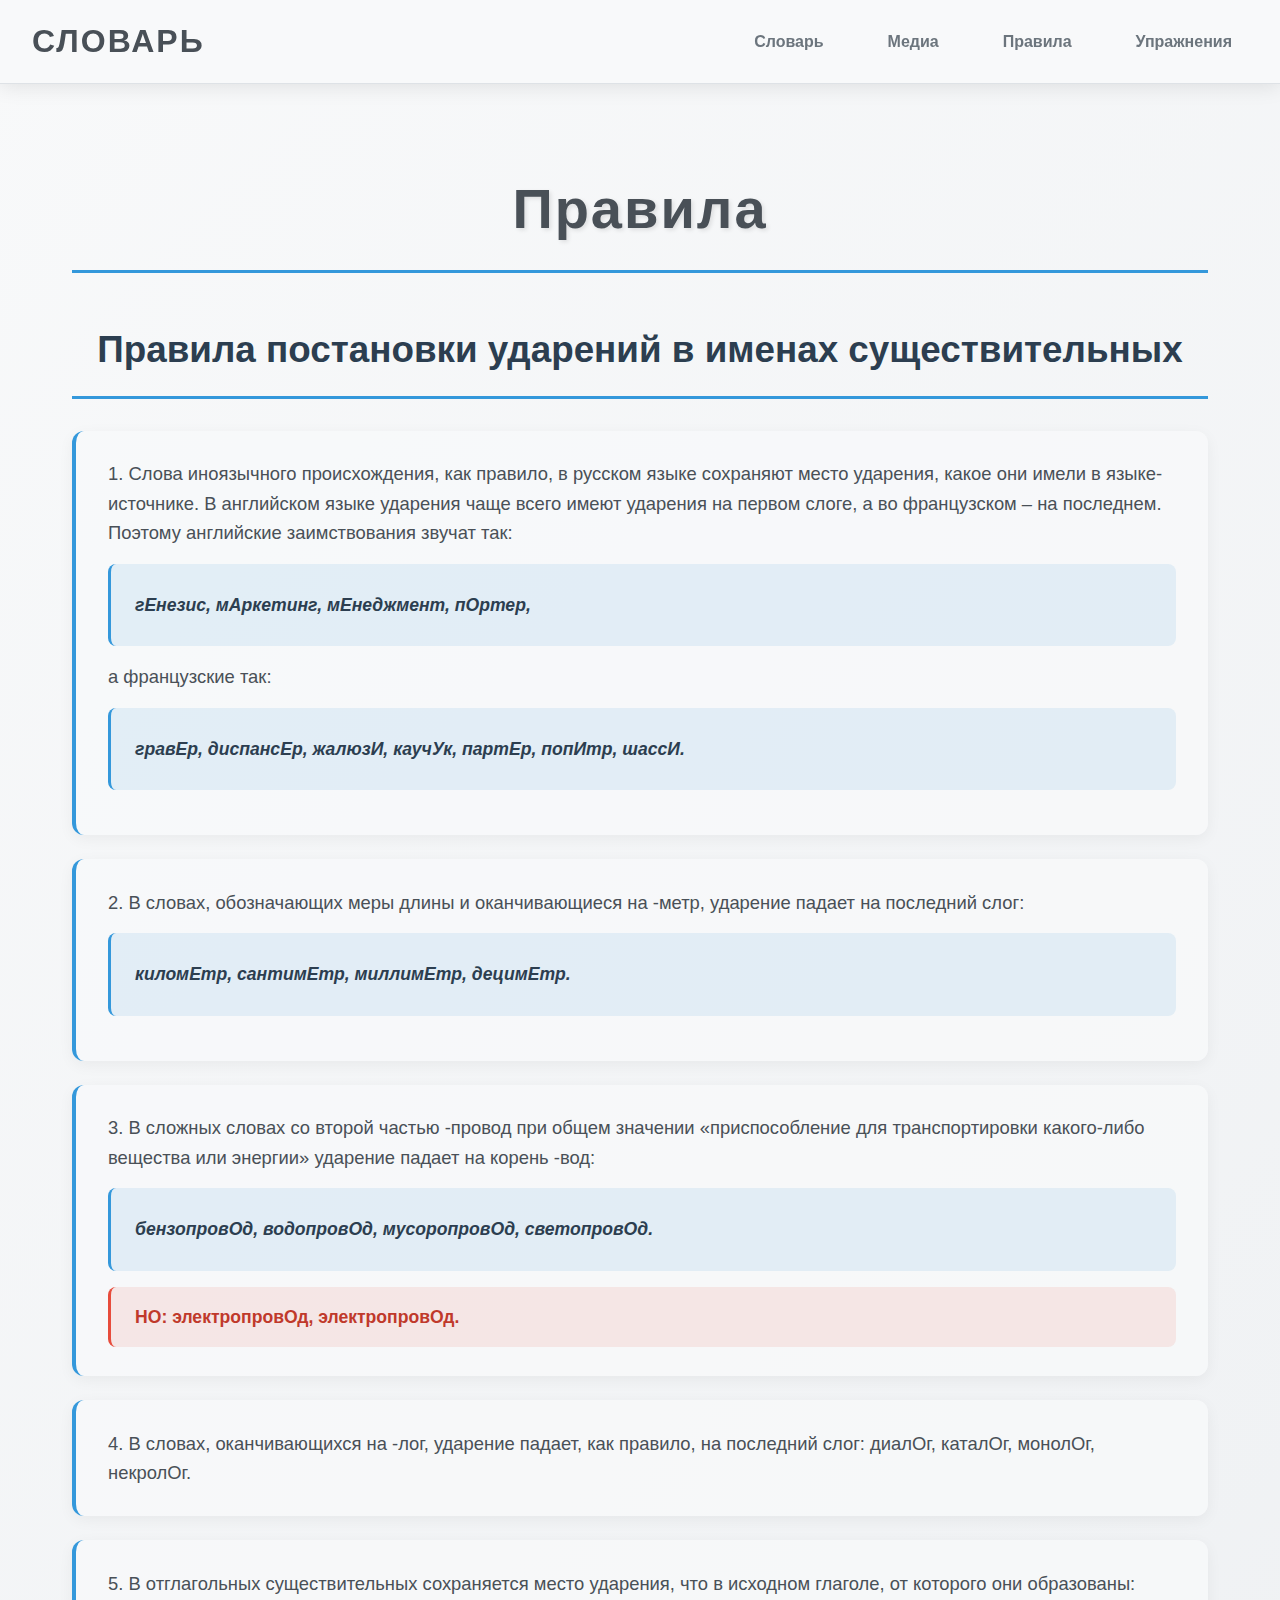
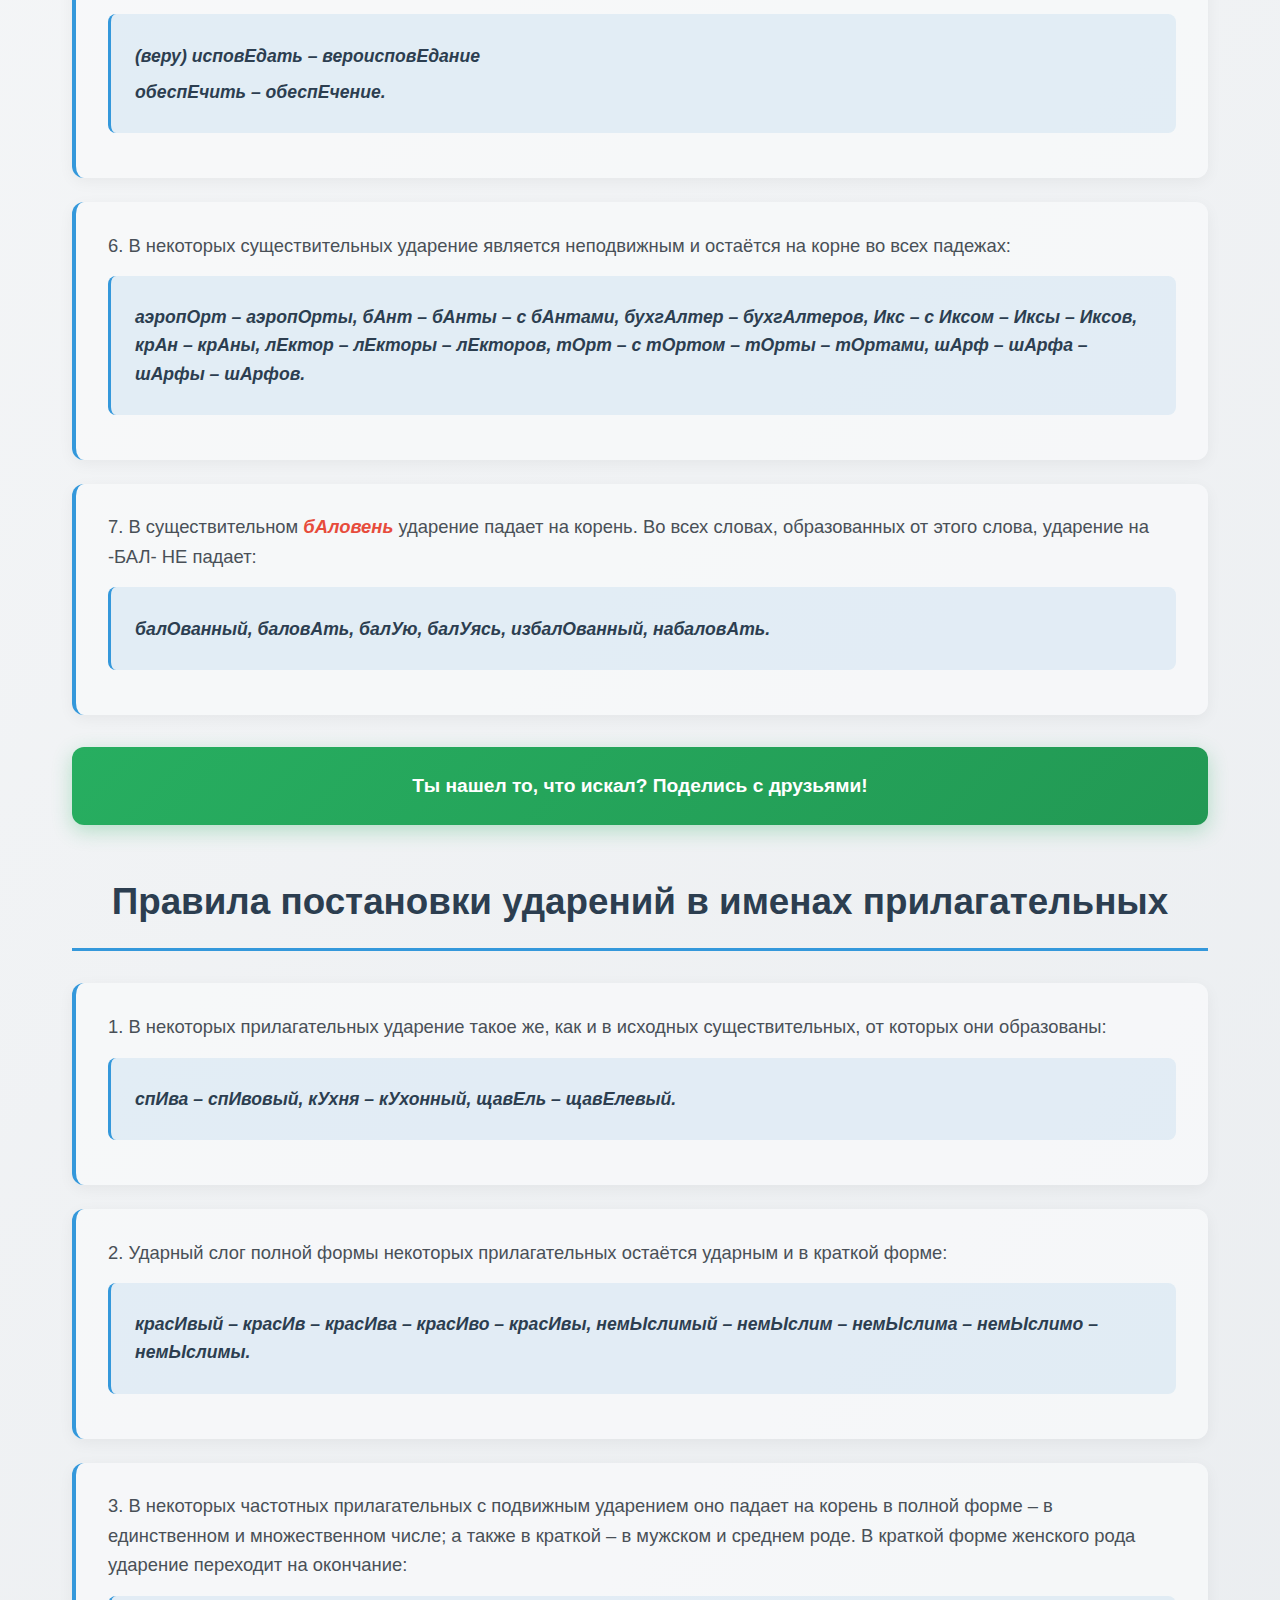
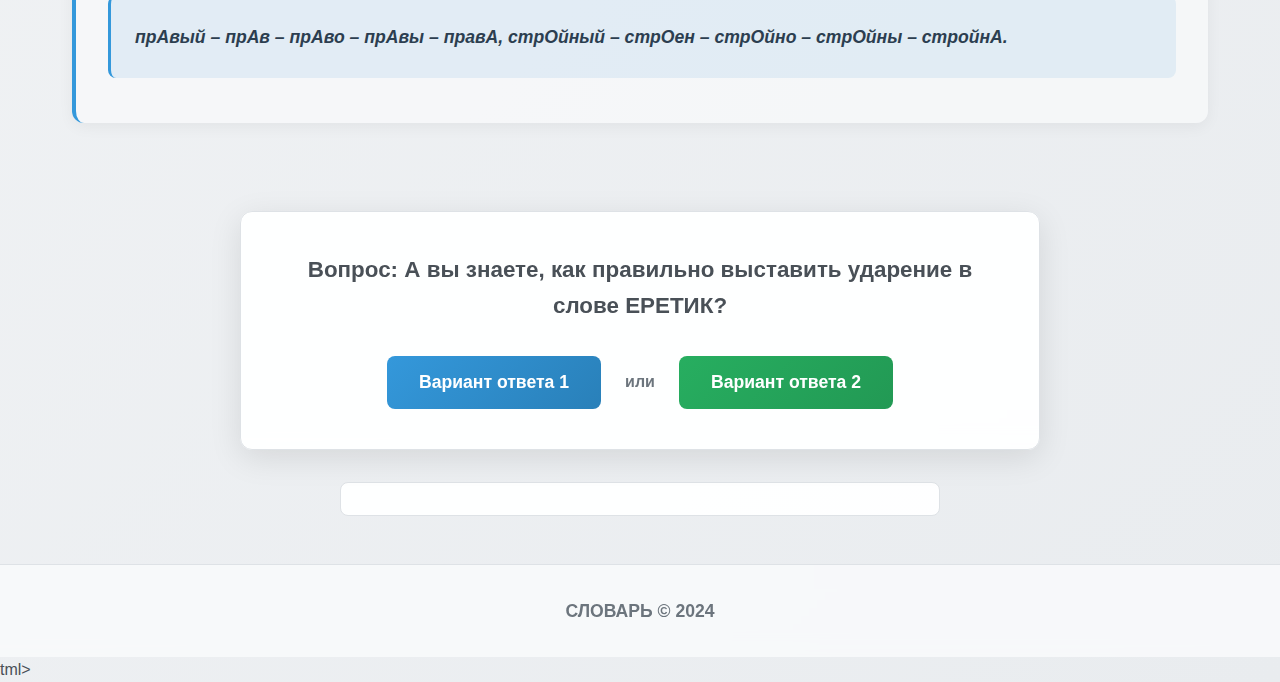
<file: СайтУдар/rus pravila.html>
﻿
<!DOCTYPE html>
<html lang="ru">
<head>
    <meta name="viewport" content="width=device-width, initial-scale=1.0">
    <title>СЛОВАРЬ</title>
    <link rel="stylesheet" href="styles rus.css">
</head>
<body>
    <nav class="navbar">
        <div class="navbar-logo">
            <span class="navbar-title">СЛОВАРЬ</span>
        </div>
        <div class="navbar-links">
            <a href="index rus.html">Словарь</a>
            <a href="media rus.html">Медиа</a>
            <a href="rus pravila.html">Правила</a>
            <a href="rus ex.html">Упражнения</a>
        </div>
    </nav>

    <main>
        <h1 class="main-title">Правила</h1>


        <h1>Правила постановки ударений в именах существительных</h1>


        <div class="rule">
            <p>
                1. Слова иноязычного происхождения, как правило, в русском языке сохраняют место ударения, какое они имели в языке-источнике. В английском языке ударения чаще всего имеют ударения на первом слоге, а во французском – на последнем.<br>
                Поэтому английские заимствования звучат так:
            </p>
            <div class="examples">
                <p>гЕнезис, мАркетинг, мЕнеджмент, пОртер,</p>
            </div>
            <p>а французские так:</p>
            <div class="examples">
                <p>гравЕр, диспансЕр, жалюзИ, каучУк, партЕр, попИтр, шассИ.</p>
            </div>
        </div>

        <div class="rule">
            <p>2. В словах, обозначающих меры длины и оканчивающиеся на -метр, ударение падает на последний слог:</p>
            <div class="examples">
                <p>киломЕтр, сантимЕтр, миллимЕтр, децимЕтр.</p>
            </div>
        </div>

        <div class="rule">
            <p>3. В сложных словах со второй частью -провод при общем значении «приспособление для транспортировки какого-либо вещества или энергии» ударение падает на корень -вод:</p>
            <div class="examples">
                <p>бензопровОд, водопровОд, мусоропровОд, светопровОд.</p>
            </div>
            <p class="note">НО: электропровОд, электропровОд.</p>
        </div>

        <div class="rule">
            <p>4. В словах, оканчивающихся на -лог, ударение падает, как правило, на последний слог: диалОг, каталОг, монолОг, некролОг.</p>
        </div>

        <div class="rule">
            <p>5. В отглагольных существительных сохраняется место ударения, что в исходном глаголе, от которого они образованы:</p>
            <div class="examples">
                <p>(веру) исповЕдать – вероисповЕдание</p>
                <p>обеспЕчить – обеспЕчение.</p>
            </div>
        </div>
        <div class="rule">
            <p>6. В некоторых существительных ударение является неподвижным и остаётся на корне во всех падежах:</p>
            <div class="examples">
                <p>аэропОрт – аэропОрты, бАнт – бАнты – с бАнтами, бухгАлтер – бухгАлтеров, Икс – с Иксом – Иксы – Иксов, крАн – крАны, лЕктор – лЕкторы – лЕкторов, тОрт – с тОртом – тОрты – тОртами, шАрф – шАрфа – шАрфы – шАрфов.</p>
            </div>
        </div>

        <div class="rule">
            <p>7. В существительном <em>бАловень</em> ударение падает на корень. Во всех словах, образованных от этого слова, ударение на -БАЛ- НЕ падает:</p>
            <div class="examples">
                <p>балОванный, баловАть, балУю, балУясь, избалОванный, набаловАть.</p>
            </div>
        </div>

        <div class="share">
            <p>Ты нашел то, что искал? Поделись с друзьями!</p>
        </div>

        <h1>Правила постановки ударений в именах прилагательных</h1>

        <div class="rule">
            <p>1. В некоторых прилагательных ударение такое же, как и в исходных существительных, от которых они образованы:</p>
            <div class="examples">
                <p>спИва – спИвовый, кУхня – кУхонный, щавЕль – щавЕлевый.</p>
            </div>
        </div>

        <div class="rule">
            <p>2. Ударный слог полной формы некоторых прилагательных остаётся ударным и в краткой форме:</p>
            <div class="examples">
                <p>красИвый – красИв – красИва – красИво – красИвы, немЫслимый – немЫслим – немЫслима – немЫслимо – немЫслимы.</p>
            </div>
        </div>

        <div class="rule">
            <p>3. В некоторых частотных прилагательных с подвижным ударением оно падает на корень в полной форме – в единственном и множественном числе; а также в краткой – в мужском и среднем роде. В краткой форме женского рода ударение переходит на окончание:</p>
            <div class="examples">
                <p>прАвый – прАв – прАво – прАвы – правА, стрОйный – стрОен – стрОйно – стрОйны – стройнА.</p>
            </div>
        </div>
    </main>

    <script>
        function divideWordsIntoRows() {
            // ...
        }

        window.onload = function () {
            divideWordsIntoRows();
        };
    </script>
    <div id="explanationModal" class="modal">
        <div class="modal-content">
            <span class="close" onclick="closeExplanationModal()">&times;</span>
            <p id="explanationText">Пояснение по ударению по выбранному слову</p>
        </div>
    </div>
    <div class="quiz">
        <p id="question">Вопрос: А вы знаете, как правильно выставить ударение в слове ЕРЕТИК?</p>
        <div id="answerOptions">
            <button onclick="checkAnswer('correct', 'новое слово 1')">Вариант ответа 1</button>
            <span>или</span>
            <button onclick="checkAnswer('incorrect', 'новое слово 2')">Вариант ответа 2</button>
        </div>
    </div>
    <div id="result"></div>
    <script src="script.js"></script>
    <script>
        // Вызов функции после загрузки страницы
        window.onload = function () {
            sortWordsAlphabetically();
        };
    </script>
    <footer>
        СЛОВАРЬ &copy; 2024
    </footer>

</body>
</html>
tml>
</file>
<file: style/styles.css>
/* ����� */
* {
    margin: 0;
    padding: 0;
    box-sizing: border-box;
    font-family: Arial, sans-serif;
}

body {
    color: #8A9A5B;
    line-height: 1.5;
}

/* ��� ������� */
.navbar {
    background-color: white;
    display: flex;
    align-items: center;
    padding: 1rem 2rem;
    justify-content: space-between;
    border-bottom: 2px solid #8A9A5B;
}

.logo {
    font-weight: bold;
    font-size: 1.8rem;
    color: #8A9A5B;
    text-decoration: none;
    user-select: none;
}

.nav-links {
    display: flex;
    gap: 2rem;
}

    .nav-links a {
        color: #8A9A5B;
        text-decoration: none;
        font-weight: 600;
    }

/* ����� �� ��� ������ */
.hero {
    position: relative;
    width: 100%;
    max-height: 350px;
    overflow: hidden;
}

    .hero img {
        width: 100%;
        height: 400px;
        object-fit: cover;
        filter: brightness(0.7);
    }

    .hero h1 {
        position: absolute;
        top: 50%;
        left: 50%;
        transform: translate(-50%, -50%);
        color: #8A9A5B;
        font-size: 3.5rem;
        font-weight: 900;
        user-select: none;
    }

.hero-subtitle {
    text-align: center;
    font-size: 1.3rem;
    margin: 1rem 0 3rem 0;
    color: #666;
}

/* ������� */
.about {
    max-width: 1200px;
    margin: 2rem auto 4rem auto;
    padding: 0 1rem;
    font-size: 1.2rem;
    color: #4a4a4a;
}

.alphabet-container {
    max-width: 900px;
    margin: 2rem auto;
    padding: 0 1rem;
    color: #c0e0c0;
}

.letter-header {
    font-size: 4rem;
    font-weight: 900;
    text-align: center;
    margin-bottom: 1rem;
    color: #a4d3a2;
}

.word-list {
    display: flex;
    flex-direction: column;
    gap: 1rem;
    font-size: 1.2rem;
    background-color: #e8f2da;
    padding: 1rem 2rem;
    border-radius: 8px;
    box-shadow: 0 0 10px #2a6b2a;
    color: #000;
}

.word-item {
    padding: 0.5rem 0;
    border-bottom: 1px solid #2a6b2a;
}

.alphabet-nav {
    margin-top: 2rem;
    display: flex;
    justify-content: center;
    gap: 1rem;
}

    .alphabet-nav a {
        color: #a4d3a2;
        background-color: #2a6b2a;
        padding: 0.5rem 1rem;
        border-radius: 5px;
        text-decoration: none;
        font-weight: 600;
        transition: background-color 0.3s ease;
    }

        .alphabet-nav a:hover {
            background-color: #3f9240;
        }

/* ��������� */
#searchInput {
    display: block;
    margin: 2rem auto 2rem auto;
    width: 100%;
    max-width: 400px;
    padding: 1rem 1.2rem;
    font-size: 1.2rem;
    border: 2px solid #8A9A5B;
    border-radius: 8px;
    color: #8A9A5B;
    background: #f8faf6;
    outline: none;
    box-sizing: border-box;
}

/* ������ ������������� */
.modal {
    display: none;
    position: fixed;
    left: 0;
    top: 0;
    width: 100vw;
    height: 100vh;
    background: rgba(0,0,0,0.3);
    align-items: center;
    justify-content: center;
    z-index: 1000;
}

.modal-content {
    background: #fff;
    color: #4a5a1a;
    padding: 2rem;
    border-radius: 12px;
    max-width: 400px;
    margin: auto;
    position: relative;
    box-shadow: 0 4px 24px rgba(138,154,91,0.15);
    font-size: 1.2rem;
}

.modal .close {
    position: absolute;
    right: 1rem;
    top: 1rem;
    cursor: pointer;
    font-size: 1.5rem;
    color: #8A9A5B;
}

/* ����� � ���������� */
.quiz {
    margin: 2.5rem auto 0 auto;
    padding: 2rem 2rem 1.5rem 2rem;
    background: #e8f2da;
    border: 2px solid #8A9A5B;
    border-radius: 12px;
    max-width: 900px;
    text-align: center;
    color: #4a5a1a;
    box-shadow: 0 2px 12px rgba(138,154,91,0.08);
}

    .quiz #question {
        font-size: 1.15rem;
        margin-bottom: 1.2rem;
    }

    .quiz button {
        background: #8A9A5B;
        color: #fff;
        border: none;
        border-radius: 6px;
        padding: 0.7rem 1.3rem;
        font-size: 1rem;
        margin: 0 0.5rem;
        cursor: pointer;
    }

        .quiz button:active {
            background: #6c7b40;
        }

#result {
    margin-top: 1.2rem;
    font-weight: bold;
    color: #4a5a1a;
}

/* �������� ����� */
.media-section {
    padding: 2rem;
    max-width: 1300px;
    margin: 0 auto 2rem auto;
    border: 2px solid #8A9A5B;
    border-radius: 8px;
    background-color: white;
}

    .media-section h2 {
        margin-bottom: 1rem;
        color: #8A9A5B;
    }

.media-videos,
.media-audios {
    display: flex;
    gap: 1rem;
    flex-wrap: wrap;
    justify-content: center;
}

    .media-videos video,
    .media-audios audio {
        border-radius: 8px;
        max-width: 320px;
        width: 100%;
    }

/* ������ ����� */
footer {
    background-color: #8A9A5B;
    color: white;
    text-align: center;
    padding: 1.5rem 1rem;
    font-size: 1rem;
}

/* ����� ��� ������� �������� */
.dictionary-choices {
    display: flex;
    justify-content: center;
    gap: 2rem;
    margin: 3rem 0;
    flex-wrap: wrap;
}

.dictionary-card {
    background: white;
    border-radius: 12px;
    padding: 2rem;
    text-align: center;
    box-shadow: 0 4px 15px rgba(0,0,0,0.1);
    transition: transform 0.3s ease;
    max-width: 300px;
    border: 2px solid #8A9A5B;
}

    .dictionary-card:hover {
        transform: translateY(-5px);
    }

.dictionary-btn {
    background: #8A9A5B;
    color: white;
    border: none;
    padding: 12px 30px;
    border-radius: 25px;
    font-size: 1.1rem;
    cursor: pointer;
    margin-top: 1rem;
    transition: background 0.3s ease;
}

    .dictionary-btn:hover {
        background: #6B7B4B;
    }

.info-grid {
    display: grid;
    grid-template-columns: repeat(auto-fit, minmax(300px, 1fr));
    gap: 2rem;
    margin: 3rem 0;
}

.info-card {
    background: #f8f9fa;
    padding: 1.5rem;
    border-radius: 8px;
    border-left: 4px solid #8A9A5B;
}

.team-section {
    text-align: center;
    margin: 4rem 0;
}

.team-grid {
    display: grid;
    grid-template-columns: repeat(auto-fit, minmax(250px, 1fr));
    gap: 2rem;
    margin-top: 2rem;
}

.team-member {
    background: white;
    padding: 1.5rem;
    border-radius: 8px;
    box-shadow: 0 2px 10px rgba(0,0,0,0.1);
}

.section-title {
    text-align: center;
    margin: 3rem 0 2rem 0;
    color: #8A9A5B;
    font-size: 2rem;
}

/* ������� */
@media (max-width: 768px) {
    .article-card {
        flex-direction: column;
        height: auto;
    }

        .article-card img,
        .article-content {
            width: 100%;
            height: auto;
            border-radius: 8px 8px 0 0;
        }

    .article-content {
        padding: 1rem;
    }

    .dictionary-choices {
        flex-direction: column;
        align-items: center;
    }

    .dictionary-card {
        max-width: 100%;
    }

    .hero h1 {
        font-size: 2.5rem;
    }

    .hero-subtitle {
        font-size: 1.1rem;
    }

    .section-title {
        font-size: 1.5rem;
    }

    .navbar {
        flex-direction: column;
        gap: 1rem;
        padding: 1rem;
    }

    .nav-links {
        gap: 1rem;
    }
}

@media (max-width: 480px) {
    .hero h1 {
        font-size: 2rem;
    }

    .info-grid {
        grid-template-columns: 1fr;
    }

    .team-grid {
        grid-template-columns: 1fr;
    }

    .dictionary-card {
        padding: 1.5rem;
    }

    .modal-content {
        margin: 1rem;
        padding: 1.5rem;
    }
}
</file>
<file: СайтУдар/styles rus.css>
﻿/* styles rus.css - Единый стиль для всего сайта */

/* Общие стили */
* {
    margin: 0;
    padding: 0;
    box-sizing: border-box;
    font-family: 'Segoe UI', Arial, sans-serif;
}

body {
    background: linear-gradient(135deg, #f8f9fa 0%, #e9ecef 100%);
    color: #495057;
    line-height: 1.6;
    min-height: 100vh;
}

/* Навбар */
.navbar {
    background: rgba(248, 249, 250, 0.95);
    backdrop-filter: blur(10px);
    padding: 1rem 2rem;
    display: flex;
    justify-content: space-between;
    align-items: center;
    box-shadow: 0 2px 20px rgba(0, 0, 0, 0.1);
    position: sticky;
    top: 0;
    z-index: 1000;
    border-bottom: 1px solid #dee2e6;
}

.navbar-logo {
    display: flex;
    align-items: center;
}

.navbar-title {
    font-size: 2rem;
    font-weight: 700;
    color: #495057;
    text-transform: uppercase;
    letter-spacing: 2px;
}

.navbar-links {
    display: flex;
    gap: 2rem;
}

    .navbar-links a {
        text-decoration: none;
        color: #6c757d;
        font-weight: 600;
        padding: 0.5rem 1rem;
        border-radius: 8px;
        transition: all 0.3s ease;
        position: relative;
    }

        .navbar-links a:hover {
            background: #3498db;
            color: #ffffff;
            transform: translateY(-2px);
        }

        .navbar-links a:active {
            transform: translateY(0);
        }

/* Основной контент */
main {
    max-width: 1200px;
    margin: 0 auto;
    padding: 2rem;
}

.main-title {
    text-align: center;
    font-size: 3.5rem;
    font-weight: 800;
    color: #495057;
    margin-bottom: 2rem;
    text-shadow: 2px 2px 4px rgba(0, 0, 0, 0.1);
    letter-spacing: 2px;
}

/* === СТИЛИ ДЛЯ ГЛАВНОЙ СТРАНИЦЫ (СЛОВАРЬ) === */

/* Поиск */
#searchInput {
    width: 100%;
    max-width: 500px;
    margin: 0 auto 3rem auto;
    display: block;
    padding: 1rem 1.5rem;
    font-size: 1.1rem;
    border: 2px solid #dee2e6;
    border-radius: 8px;
    background: rgba(255, 255, 255, 0.9);
    color: #495057;
    box-shadow: 0 4px 15px rgba(0, 0, 0, 0.1);
    outline: none;
    transition: all 0.3s ease;
}

    #searchInput::placeholder {
        color: #95a5a6;
    }

    #searchInput:focus {
        transform: scale(1.02);
        box-shadow: 0 6px 20px rgba(0, 0, 0, 0.15);
        border-color: #3498db;
        background: rgba(255, 255, 255, 0.95);
    }

/* Фреймы с словами */
.frames {
    display: grid;
    grid-template-columns: 1fr 1fr;
    gap: 2rem;
    margin-bottom: 3rem;
}

.frame {
    background: rgba(255, 255, 255, 0.95);
    border-radius: 12px;
    padding: 2rem;
    box-shadow: 0 8px 32px rgba(0, 0, 0, 0.1);
    backdrop-filter: blur(10px);
    border: 1px solid #dee2e6;
}

.word-list {
    list-style: none;
    display: grid;
    gap: 0.8rem;
}

    .word-list li {
        padding: 1rem 1.5rem;
        background: linear-gradient(135deg, #f8f9fa 0%, #e9ecef 100%);
        color: #495057;
        border-radius: 8px;
        cursor: pointer;
        transition: all 0.3s ease;
        font-weight: 600;
        text-align: center;
        box-shadow: 0 4px 15px rgba(0, 0, 0, 0.1);
        border: 1px solid #dee2e6;
    }

        .word-list li:hover {
            transform: translateY(-2px);
            box-shadow: 0 6px 20px rgba(0, 0, 0, 0.15);
            background: linear-gradient(135deg, #3498db 0%, #2980b9 100%);
            color: #ffffff;
        }

        .word-list li:active {
            transform: translateY(0);
        }

/* === СТИЛИ ДЛЯ СТРАНИЦЫ УПРАЖНЕНИЙ === */

/* Инструкции */
.instructions {
    background: rgba(255, 255, 255, 0.95);
    padding: 1.5rem 2rem;
    border-radius: 12px;
    margin-bottom: 2rem;
    font-size: 1.2rem;
    color: #495057;
    text-align: center;
    box-shadow: 0 4px 15px rgba(0, 0, 0, 0.1);
    border-left: 4px solid #3498db;
    font-weight: 600;
}

/* Фреймы для упражнений */
.exercises-frame {
    background: rgba(255, 255, 255, 0.95);
    border-radius: 12px;
    padding: 2rem;
    box-shadow: 0 8px 32px rgba(0, 0, 0, 0.1);
    backdrop-filter: blur(10px);
    border: 1px solid #dee2e6;
    margin-bottom: 2rem;
}

/* Упражнения */
.exercise {
    background: rgba(248, 249, 250, 0.8);
    padding: 1.2rem 1.5rem;
    margin-bottom: 1rem;
    border-radius: 8px;
    border-left: 3px solid #3498db;
    transition: all 0.3s ease;
    font-size: 1.1rem;
    color: #495057;
    box-shadow: 0 2px 8px rgba(0, 0, 0, 0.05);
}

    .exercise:hover {
        background: rgba(255, 255, 255, 0.95);
        transform: translateX(5px);
        box-shadow: 0 4px 15px rgba(0, 0, 0, 0.1);
    }

.exercise-number {
    font-weight: 700;
    color: #2c3e50;
    margin-right: 0.5rem;
    font-size: 1.1rem;
}

.word {
    font-weight: 700;
    color: #e74c3c;
    background: rgba(231, 76, 60, 0.1);
    padding: 0.2rem 0.5rem;
    border-radius: 4px;
    margin-left: 0.5rem;
    font-size: 1.2rem;
}

/* === СТИЛИ ДЛЯ СТРАНИЦЫ ПРАВИЛ === */

/* Заголовки разделов */
h1 {
    font-size: 2.3rem;
    color: #2c3e50;
    margin: 3rem 0 2rem 0;
    font-weight: 700;
    text-align: center;
    padding-bottom: 1rem;
    border-bottom: 3px solid #3498db;
}

/* Фреймы для правил */
.rules-frame {
    background: rgba(255, 255, 255, 0.95);
    border-radius: 15px;
    padding: 2.5rem;
    box-shadow: 0 8px 32px rgba(0, 0, 0, 0.1);
    backdrop-filter: blur(10px);
    border: 1px solid #dee2e6;
    margin-bottom: 3rem;
}

/* Правила */
.rule {
    background: rgba(248, 249, 250, 0.8);
    padding: 1.8rem 2rem;
    margin-bottom: 1.5rem;
    border-radius: 12px;
    border-left: 4px solid #3498db;
    transition: all 0.3s ease;
    font-size: 1.15rem;
    color: #495057;
    box-shadow: 0 4px 15px rgba(0, 0, 0, 0.05);
    position: relative;
}

    .rule:hover {
        background: rgba(255, 255, 255, 0.95);
        transform: translateY(-3px);
        box-shadow: 0 6px 20px rgba(0, 0, 0, 0.1);
    }

/* Примеры */
.examples {
    background: rgba(52, 152, 219, 0.1);
    padding: 1.2rem 1.5rem;
    margin: 1rem 0;
    border-radius: 8px;
    border-left: 3px solid #3498db;
    font-style: italic;
}

    .examples p {
        margin: 0.5rem 0;
        color: #2c3e50;
        font-weight: 600;
        font-size: 1.1rem;
    }

/* Примечания */
.note {
    background: rgba(231, 76, 60, 0.1);
    padding: 1rem 1.5rem;
    margin-top: 1rem;
    border-radius: 8px;
    border-left: 3px solid #e74c3c;
    color: #c0392b;
    font-weight: 600;
    font-size: 1.1rem;
}

/* Блок поделиться */
.share {
    background: linear-gradient(135deg, #27ae60 0%, #229954 100%);
    color: white;
    padding: 1.5rem 2rem;
    border-radius: 12px;
    text-align: center;
    margin: 2rem 0;
    box-shadow: 0 6px 20px rgba(39, 174, 96, 0.3);
    font-size: 1.2rem;
    font-weight: 600;
}

/* Выделение текста */
em {
    color: #e74c3c;
    font-style: italic;
    font-weight: 700;
}

/* === СТИЛИ ДЛЯ СТРАНИЦЫ МЕДИА === */

/* Секция медиа */
.media-section {
    max-width: 1200px;
    margin: 2rem auto;
    padding: 2rem;
    background: rgba(255, 255, 255, 0.95);
    border-radius: 12px;
    box-shadow: 0 8px 32px rgba(0, 0, 0, 0.1);
    backdrop-filter: blur(10px);
    border: 1px solid #dee2e6;
}

    .media-section h2 {
        text-align: center;
        font-size: 2.2rem;
        color: #495057;
        margin-bottom: 2rem;
        font-weight: 700;
    }

.media-videos {
    display: grid;
    grid-template-columns: repeat(auto-fit, minmax(400px, 1fr));
    gap: 2rem;
    margin-bottom: 2rem;
}

    .media-videos iframe {
        width: 100%;
        height: 280px;
        border-radius: 8px;
        box-shadow: 0 4px 15px rgba(0, 0, 0, 0.1);
        border: 1px solid #dee2e6;
        transition: transform 0.3s ease;
    }

        .media-videos iframe:hover {
            transform: scale(1.02);
        }

.media-section p {
    color: #6c757d;
    margin-bottom: 0.5rem;
    line-height: 1.5;
    font-size: 1.1rem;
}

    .media-section p:last-of-type {
        margin-bottom: 0;
    }

/* === ОБЩИЕ КОМПОНЕНТЫ === */

/* Модальное окно */
.modal {
    display: none;
    position: fixed;
    top: 0;
    left: 0;
    width: 100%;
    height: 100%;
    background: rgba(0, 0, 0, 0.6);
    z-index: 2000;
    align-items: center;
    justify-content: center;
}

.modal-content {
    background: #ffffff;
    padding: 3rem;
    border-radius: 12px;
    max-width: 500px;
    width: 90%;
    text-align: center;
    position: relative;
    box-shadow: 0 20px 60px rgba(0, 0, 0, 0.3);
    animation: modalAppear 0.3s ease-out;
    border: 1px solid #dee2e6;
}

@keyframes modalAppear {
    from {
        opacity: 0;
        transform: scale(0.8) translateY(-20px);
    }

    to {
        opacity: 1;
        transform: scale(1) translateY(0);
    }
}

.close {
    position: absolute;
    top: 1rem;
    right: 1.5rem;
    font-size: 2rem;
    cursor: pointer;
    color: #6c757d;
    transition: color 0.3s ease;
}

    .close:hover {
        color: #e74c3c;
    }

#explanationText {
    font-size: 1.3rem;
    color: #495057;
    font-weight: 600;
    margin-bottom: 1rem;
}

/* Викторина */
.quiz {
    background: rgba(255, 255, 255, 0.95);
    border-radius: 12px;
    padding: 2.5rem;
    margin: 2rem auto;
    max-width: 800px;
    text-align: center;
    box-shadow: 0 8px 32px rgba(0, 0, 0, 0.1);
    backdrop-filter: blur(10px);
    border: 1px solid #dee2e6;
}

#question {
    font-size: 1.4rem;
    color: #495057;
    margin-bottom: 2rem;
    font-weight: 600;
}

#answerOptions {
    display: flex;
    justify-content: center;
    align-items: center;
    gap: 1.5rem;
    flex-wrap: wrap;
}

    #answerOptions button {
        padding: 1rem 2rem;
        font-size: 1.1rem;
        border: none;
        border-radius: 8px;
        cursor: pointer;
        transition: all 0.3s ease;
        font-weight: 600;
        min-width: 150px;
    }

        #answerOptions button:first-child {
            background: linear-gradient(135deg, #3498db 0%, #2980b9 100%);
            color: white;
        }

        #answerOptions button:last-child {
            background: linear-gradient(135deg, #27ae60 0%, #229954 100%);
            color: white;
        }

        #answerOptions button:hover {
            transform: translateY(-2px);
            box-shadow: 0 6px 20px rgba(0, 0, 0, 0.2);
        }

    #answerOptions span {
        font-weight: 600;
        color: #6c757d;
    }

#result {
    text-align: center;
    font-size: 1.3rem;
    font-weight: 700;
    margin: 1.5rem 0;
    padding: 1rem;
    border-radius: 8px;
    background: rgba(255, 255, 255, 0.95);
    max-width: 600px;
    margin-left: auto;
    margin-right: auto;
    color: #495057;
    border: 1px solid #dee2e6;
}

/* Футер */
footer {
    background: rgba(248, 249, 250, 0.95);
    text-align: center;
    padding: 2rem;
    margin-top: 3rem;
    color: #6c757d;
    font-weight: 600;
    font-size: 1.1rem;
    backdrop-filter: blur(10px);
    border-top: 1px solid #dee2e6;
}

/* Адаптивность */
@media (max-width: 768px) {
    .navbar {
        flex-direction: column;
        gap: 1rem;
        padding: 1rem;
    }

    .navbar-links {
        gap: 1rem;
    }

    .main-title {
        font-size: 2.5rem;
    }

    .frames {
        grid-template-columns: 1fr;
        gap: 1.5rem;
    }

    .frame {
        padding: 1.5rem;
    }

    .word-list li {
        padding: 0.8rem 1rem;
        font-size: 0.9rem;
    }

    .exercises-frame {
        padding: 1.5rem;
    }

    .exercise {
        padding: 1rem;
        font-size: 1rem;
    }

    .rules-frame {
        padding: 1.5rem;
    }

    .rule {
        padding: 1.2rem 1.5rem;
        font-size: 1rem;
    }

    .media-section {
        padding: 1.5rem;
    }

    .media-videos {
        grid-template-columns: 1fr;
        gap: 1.5rem;
    }

        .media-videos iframe {
            height: 250px;
        }

    h1 {
        font-size: 1.8rem;
    }

    .quiz {
        padding: 1.5rem;
        margin: 1rem;
    }

    #answerOptions {
        flex-direction: column;
        gap: 1rem;
    }

        #answerOptions button {
            width: 100%;
            max-width: 250px;
        }

    #question {
        font-size: 1.1rem;
    }
}

@media (max-width: 480px) {
    main {
        padding: 1rem;
    }

    .main-title {
        font-size: 2rem;
    }

    .modal-content {
        padding: 2rem 1.5rem;
        margin: 1rem;
    }

    #explanationText {
        font-size: 1.1rem;
    }

    .word-list li {
        padding: 0.7rem 0.8rem;
        font-size: 0.8rem;
    }

    .exercise {
        padding: 0.8rem;
        font-size: 0.9rem;
    }

    .rule {
        padding: 1rem;
        font-size: 0.9rem;
    }

    .media-videos iframe {
        height: 200px;
    }

    h1 {
        font-size: 1.5rem;
    }

    .instructions {
        padding: 1rem;
        font-size: 1rem;
    }

    .share {
        padding: 1rem 1.5rem;
        font-size: 1rem;
    }
}
</file>
